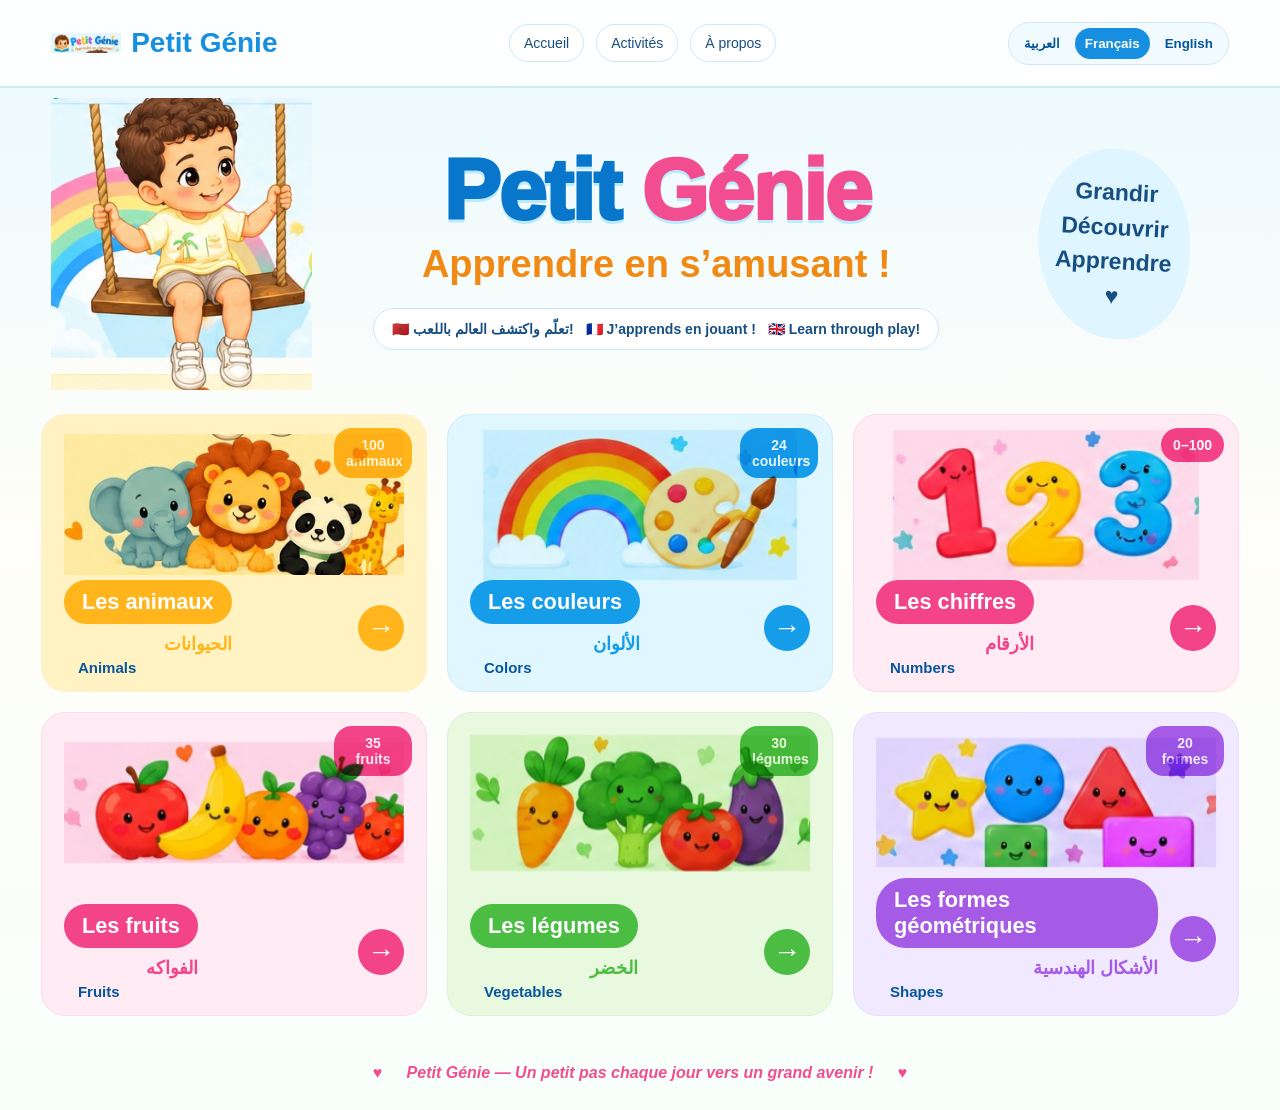
<file: index.html>
<!doctype html>
<html lang="fr"><head><meta charset="utf-8"><meta name="viewport" content="width=device-width,initial-scale=1">
<meta name="description" content="Petit Génie : apprendre en français, arabe et anglais."><title>Petit Génie — Apprendre en s’amusant !</title>
<link rel="stylesheet" href="style.css"><script defer src="language.js"></script></head>
<body><header class="topbar">
  <a class="brand" href="index.html"><img src="images/logo.png" alt="Petit Génie"><span>Petit Génie</span></a>
  <nav class="nav" aria-label="Main navigation">
    <a href="index.html" data-i18n="home">Accueil</a>
    <a href="index.html#categories" data-i18n="activities">Activités</a>
    <a href="index.html#footer" data-i18n="about">À propos</a>
  </nav>
  <div class="lang-switch" aria-label="Choose language">
    <button type="button" data-lang="ar" aria-pressed="false">العربية</button>
    <button type="button" data-lang="fr" aria-pressed="true">Français</button>
    <button type="button" data-lang="en" aria-pressed="false">English</button>
  </div>
</header>
<section class="hero">
  <img class="hero-character" src="images/enfant-balancoire.png" alt="Un enfant sur une balançoire">
  <div class="hero-center"><h1>Petit <span>Génie</span></h1><div class="tagline" data-i18n="tagline">Apprendre en s’amusant !</div>
    <div class="languages"><span>🇲🇦 <span data-i18n="hero_ar">تعلّم واكتشف العالم باللعب!</span></span><span>🇫🇷 <span data-i18n="hero_fr">J’apprends en jouant !</span></span><span>🇬🇧 <span data-i18n="hero_en">Learn through play!</span></span></div>
  </div><div class="bubble" data-i18n="bubble">Grandir<br>Découvrir<br>Apprendre<br>♥</div>
</section>
<main class="grid" id="categories"><a class="tile yellow" href="animaux.html">
  <span class="count">100 animaux</span>
  <div class="tile-art"><img src="images/animaux.png" alt="Les animaux"></div>
  <div class="tile-bottom"><div>
    <span class="tile-title" data-i18n-category="animals">Les animaux</span>
    <div class="tile-labels"><span class="ar" lang="ar" dir="rtl">الحيوانات</span><span class="en">Animals</span></div>
  </div><span class="arrow" aria-hidden="true">→</span></div>
</a><a class="tile blue" href="couleur.html">
  <span class="count">24 couleurs</span>
  <div class="tile-art"><img src="images/couleurs.png" alt="Les couleurs"></div>
  <div class="tile-bottom"><div>
    <span class="tile-title" data-i18n-category="colors">Les couleurs</span>
    <div class="tile-labels"><span class="ar" lang="ar" dir="rtl">الألوان</span><span class="en">Colors</span></div>
  </div><span class="arrow" aria-hidden="true">→</span></div>
</a><a class="tile pink" href="Chiffre.html">
  <span class="count">0–100</span>
  <div class="tile-art"><img src="images/chiffres.png" alt="Les chiffres"></div>
  <div class="tile-bottom"><div>
    <span class="tile-title" data-i18n-category="numbers">Les chiffres</span>
    <div class="tile-labels"><span class="ar" lang="ar" dir="rtl">الأرقام</span><span class="en">Numbers</span></div>
  </div><span class="arrow" aria-hidden="true">→</span></div>
</a><a class="tile pink" href="fruits.html">
  <span class="count">35 fruits</span>
  <div class="tile-art"><img src="images/fruits.png" alt="Les fruits"></div>
  <div class="tile-bottom"><div>
    <span class="tile-title" data-i18n-category="fruits">Les fruits</span>
    <div class="tile-labels"><span class="ar" lang="ar" dir="rtl">الفواكه</span><span class="en">Fruits</span></div>
  </div><span class="arrow" aria-hidden="true">→</span></div>
</a><a class="tile green" href="legume.html">
  <span class="count">30 légumes</span>
  <div class="tile-art"><img src="images/legumes.png" alt="Les légumes"></div>
  <div class="tile-bottom"><div>
    <span class="tile-title" data-i18n-category="vegetables">Les légumes</span>
    <div class="tile-labels"><span class="ar" lang="ar" dir="rtl">الخضر</span><span class="en">Vegetables</span></div>
  </div><span class="arrow" aria-hidden="true">→</span></div>
</a><a class="tile purple" href="forme.html">
  <span class="count">20 formes</span>
  <div class="tile-art"><img src="images/formes.png" alt="Les formes géométriques"></div>
  <div class="tile-bottom"><div>
    <span class="tile-title" data-i18n-category="shapes">Les formes géométriques</span>
    <div class="tile-labels"><span class="ar" lang="ar" dir="rtl">الأشكال الهندسية</span><span class="en">Shapes</span></div>
  </div><span class="arrow" aria-hidden="true">→</span></div>
</a></main>
<footer class="footer" id="footer"><span>♥</span> <span data-i18n="footer">Petit Génie — Un petit pas chaque jour vers un grand avenir !</span> <span>♥</span></footer>
</body></html>
</file>
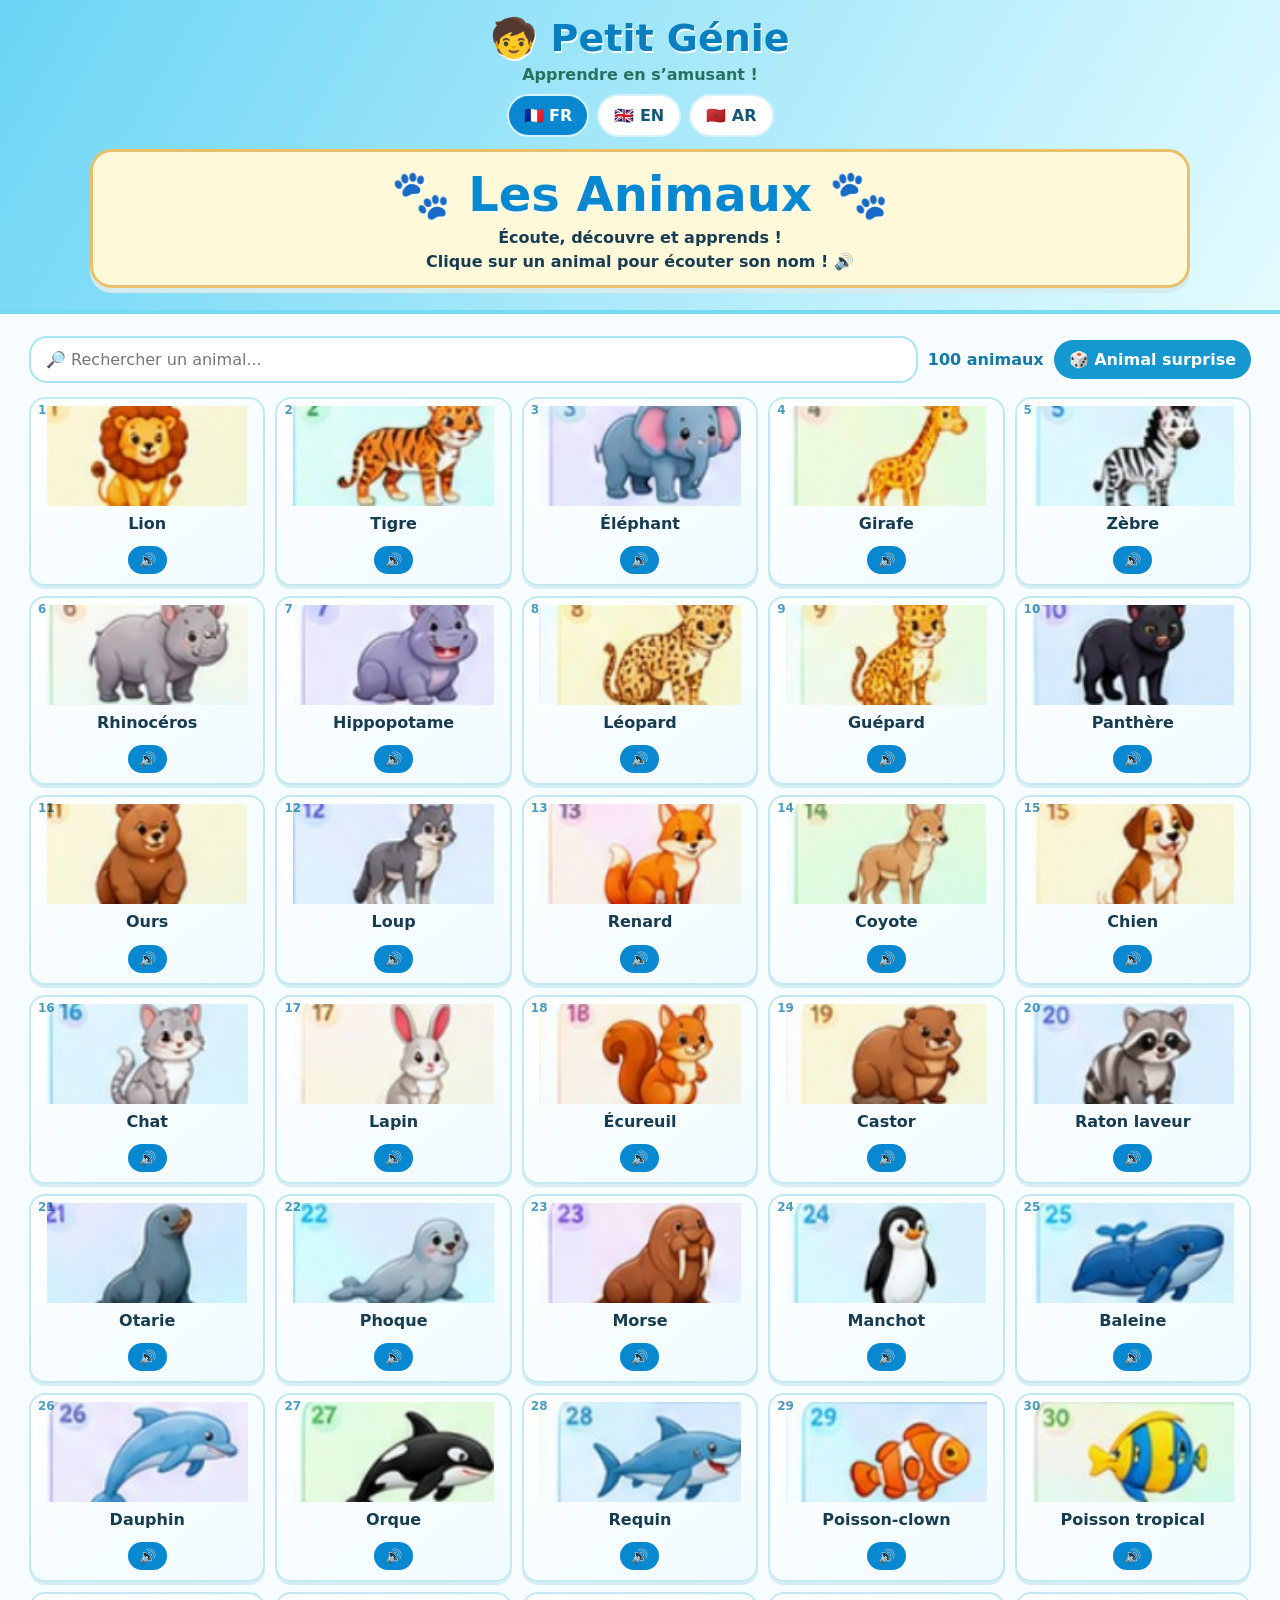
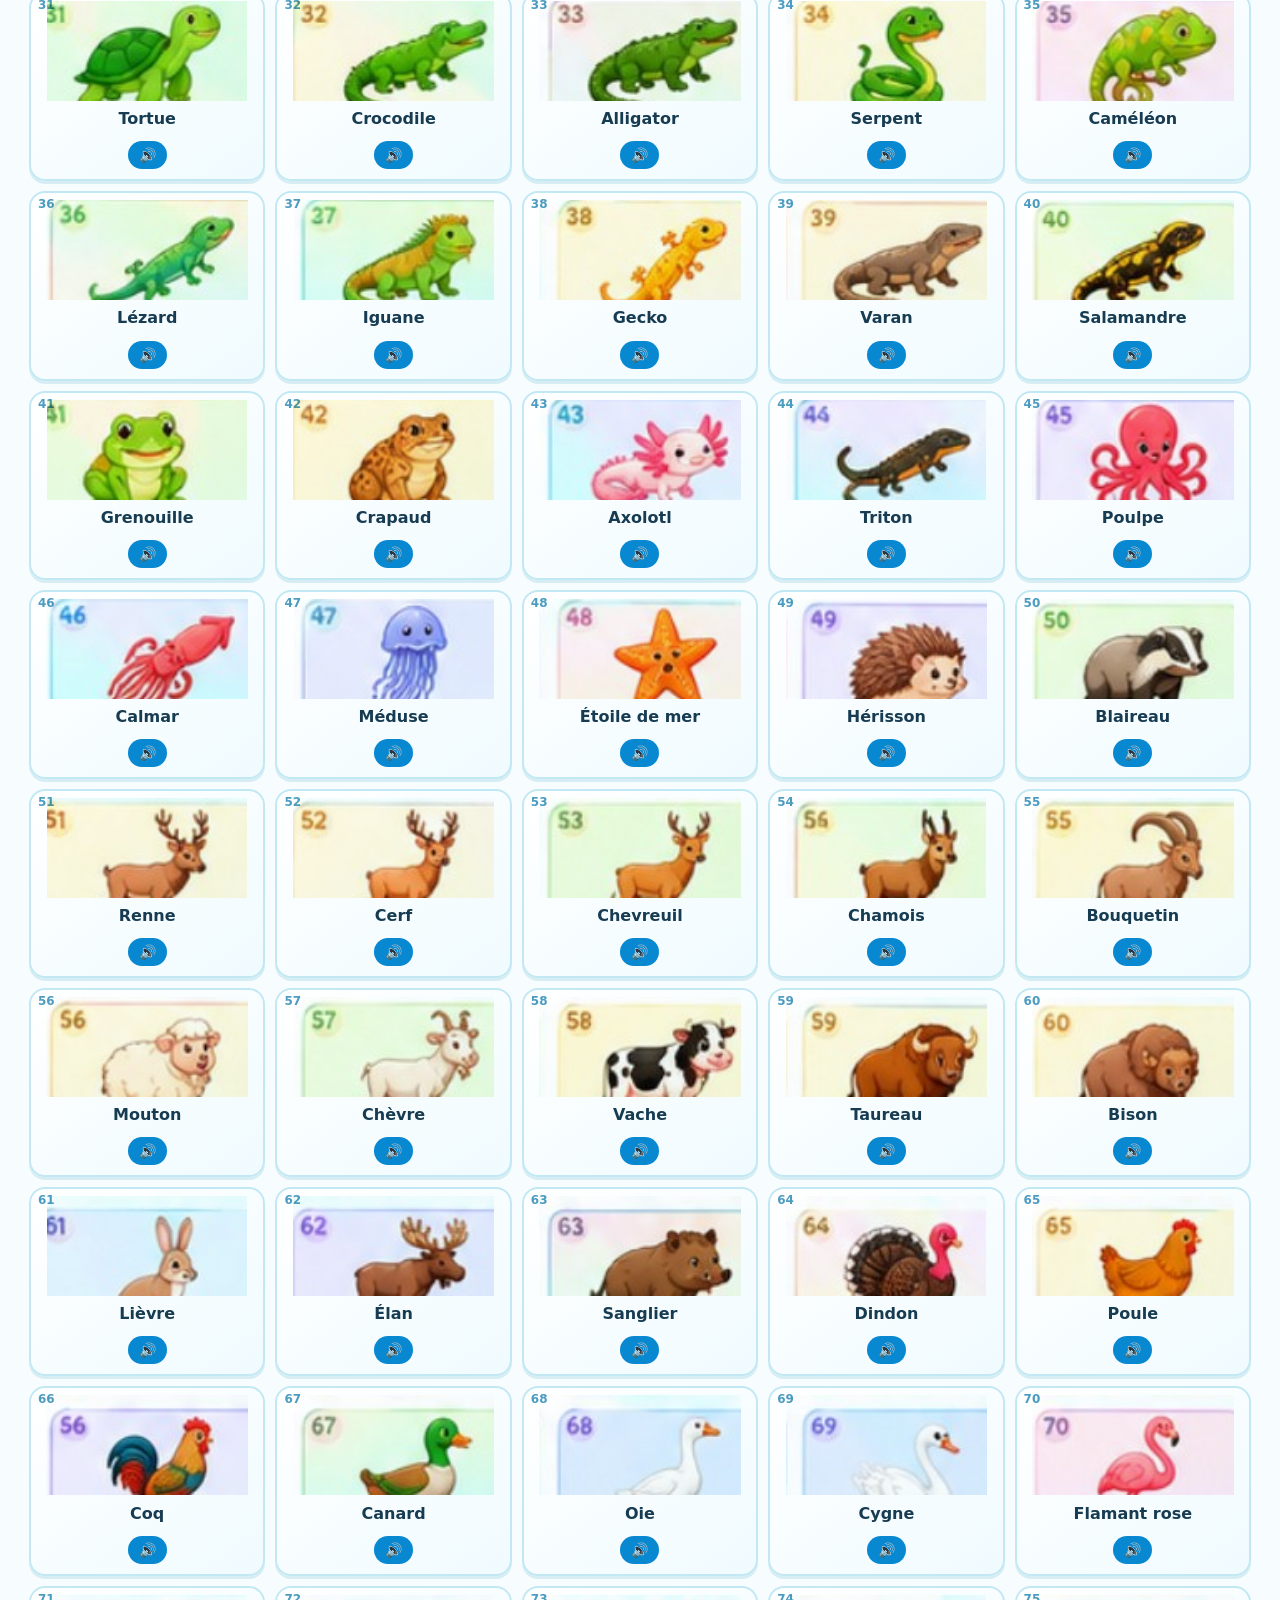
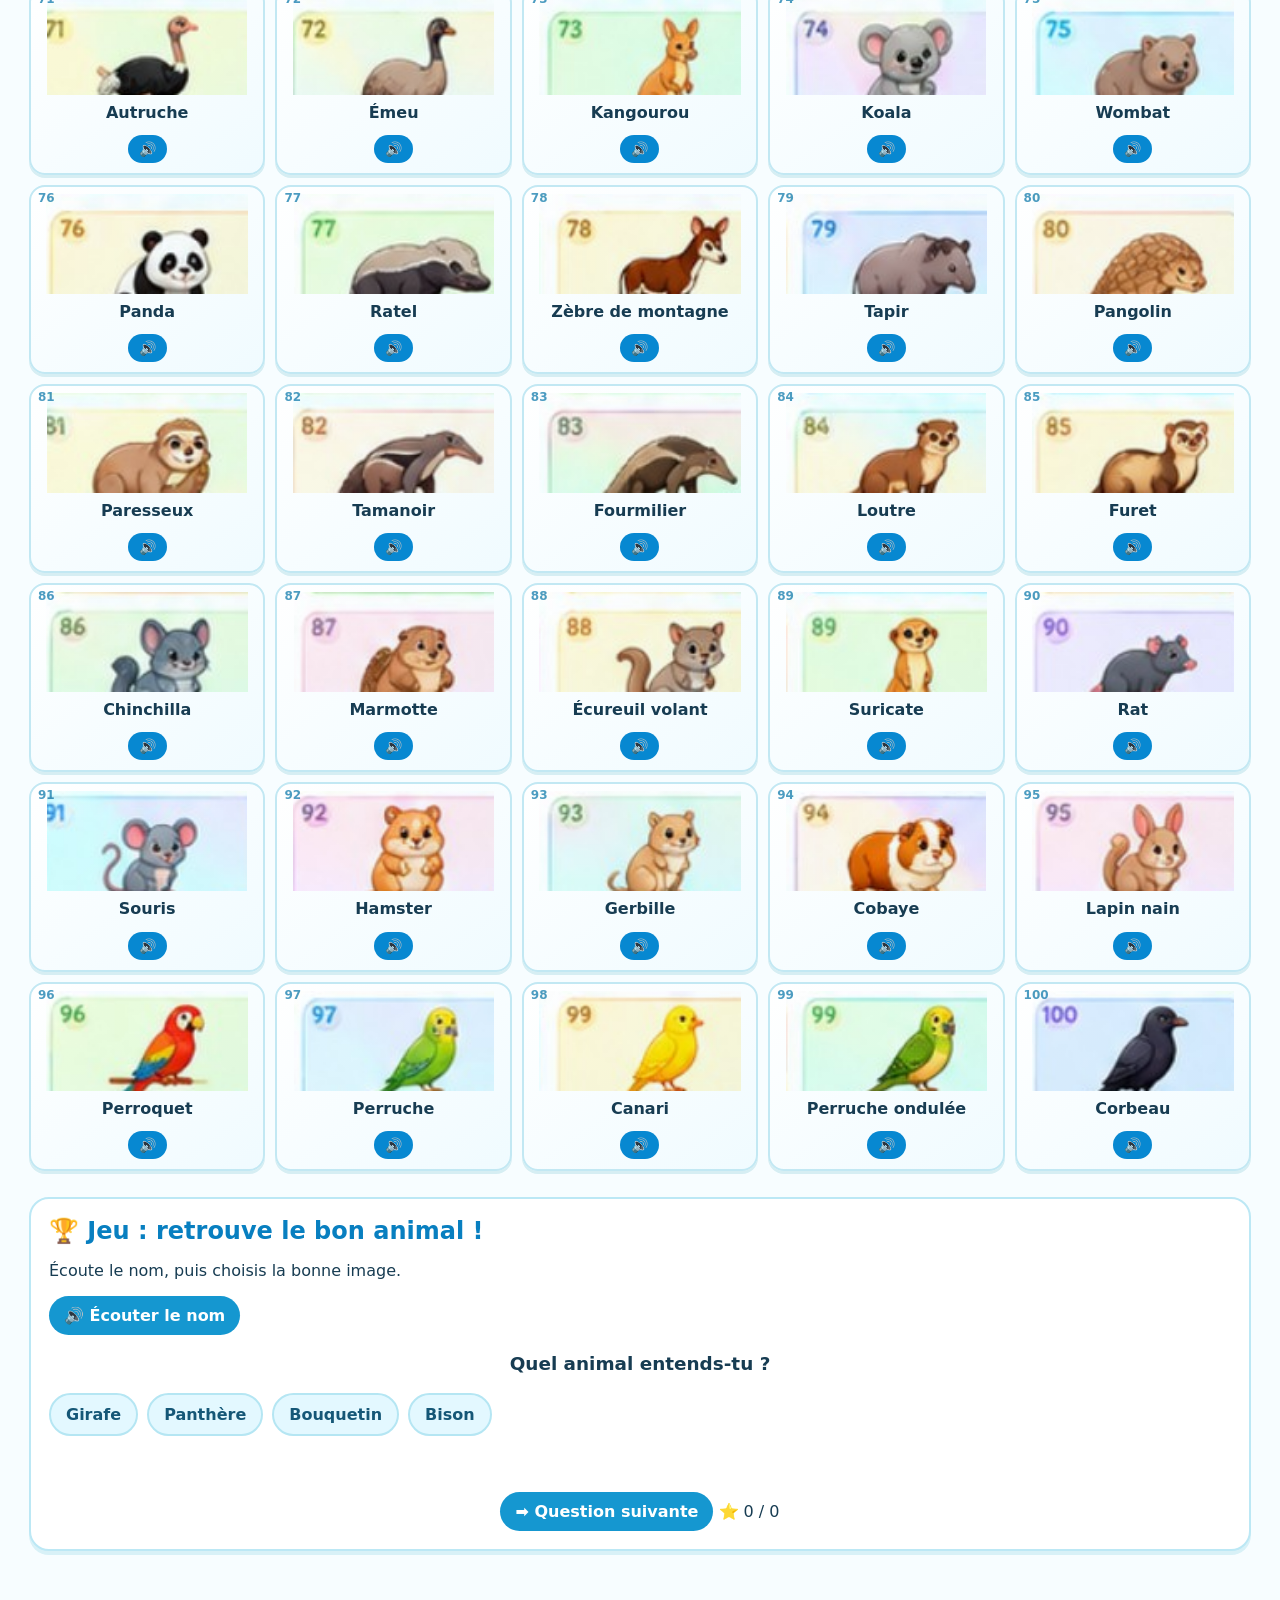
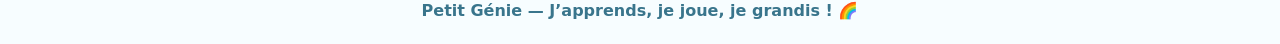
<file: animaux.html>
<!DOCTYPE html>
<html lang="fr">
<head>
<meta charset="UTF-8">
<meta name="viewport" content="width=device-width, initial-scale=1">
<meta name="description" content="Découvre 100 animaux avec des images, leurs noms et leur prononciation en français, anglais et arabe.">
<title>Les Animaux — Petit Génie</title>
<style>
:root{--blue:#0788d1;--dark:#164d70;--green:#69c95b;--yellow:#ffe58a;--bg:#eafaff}
*{box-sizing:border-box} body{margin:0;font-family:system-ui,-apple-system,"Segoe UI",Arial,sans-serif;background:linear-gradient(#bcefff,#f7fdff 240px);color:#173c52}
header{padding:16px 14px 22px;text-align:center;background:linear-gradient(120deg,#6bd5f5,#e3fbff);border-bottom:4px solid #74d9f2}
.brand{font-size:clamp(24px,4vw,38px);font-weight:900;color:#087fc0;text-shadow:1px 2px white} .tag{margin:5px;color:#27715f;font-weight:700}
.top{display:flex;gap:8px;justify-content:center;align-items:center;flex-wrap:wrap;margin:10px auto;max-width:1100px}
button,select{font:inherit;cursor:pointer;border:0;border-radius:999px;padding:10px 15px;font-weight:800}
.lang button{background:white;color:#165475;border:2px solid #d5f2fa} .lang button.active{background:#0788d1;color:white}
.hero{max-width:1100px;margin:12px auto 0;background:#fff8d9;border:3px solid #eabf69;border-radius:22px;padding:14px;box-shadow:0 5px 0 #d5ebee}
h1{font-size:clamp(28px,5vw,48px);margin:0;color:#0788d1;text-shadow:2px 2px white} .hero p{margin:5px 0 0;font-weight:700}
main{max-width:1250px;margin:auto;padding:14px}
.tools{display:flex;gap:10px;flex-wrap:wrap;align-items:center;justify-content:space-between;margin:8px 0 14px}
#search{border:2px solid #a9e5f5;border-radius:18px;padding:12px 15px;min-width:min(100%,260px);font:inherit;flex:1}
.count{font-weight:800;color:#1477a8} .grid{display:grid;grid-template-columns:repeat(5,minmax(0,1fr));gap:10px}
.card{min-width:0;position:relative;border:2px solid #c2e8f3;border-radius:16px;background:linear-gradient(145deg,#fff,#f0fbff);padding:7px 6px 10px;text-align:center;box-shadow:0 3px 0 #d6eef3;transition:transform .15s,border-color .15s}
.card:hover{transform:translateY(-3px);border-color:#39bce8} .card img{display:block;width:100%;height:100px;object-fit:contain;mix-blend-mode:multiply}
.name{font-size:clamp(12px,1.4vw,16px);font-weight:850;overflow-wrap:anywhere;min-height:2.2em;display:flex;align-items:center;justify-content:center}
.sound{background:#0788d1;color:white;padding:6px 11px;margin-top:5px;font-size:14px} .num{position:absolute;top:4px;left:7px;color:#4c9cc1;font-size:12px;font-weight:900}
.section{margin:26px 0 12px;background:#fff;border:2px solid #bce8f5;border-radius:20px;padding:18px;box-shadow:0 4px 0 #d8f1f7}
.section h2{margin:0 0 8px;color:#087fc0} .game-options{display:flex;flex-wrap:wrap;gap:9px;margin-top:14px}
.game-options button{background:#e3f8ff;border:2px solid #b5e6f3;color:#155777} .game-options button:hover{background:#c7f0ff}
#gameImage{width:150px;height:125px;object-fit:contain;display:block;margin:10px auto} #feedback{font-weight:900;min-height:1.5em;text-align:center} .primary{background:#1597d0;color:white} footer{text-align:center;padding:24px;color:#39758c;font-weight:700}
@media(max-width:850px){.grid{grid-template-columns:repeat(4,minmax(0,1fr))} .card img{height:90px}}
@media(max-width:560px){main{padding:9px}.grid{grid-template-columns:repeat(2,minmax(0,1fr));gap:8px}.card img{height:105px}.hero{margin:10px 8px}.tools{align-items:stretch}}
</style>
</head>
<body>
<header>
  <div class="brand">🧒 Petit Génie</div>
  <div class="tag" data-i18n="tag">Apprendre en s’amusant !</div>
  <nav class="top lang" aria-label="Choisir la langue">
    <button data-lang="fr" class="active">🇫🇷 FR</button><button data-lang="en">🇬🇧 EN</button><button data-lang="ar">🇲🇦 AR</button>
  </nav>
  <div class="hero"><h1 data-i18n="title">🐾 Les Animaux 🐾</h1><p data-i18n="subtitle">Écoute, découvre et apprends !</p><p data-i18n="hint">Clique sur un animal pour écouter son nom et son cri ! 🔊</p></div>
</header>
<main>
  <div class="tools">
    <input id="search" type="search" data-placeholder="search" placeholder="🔎 Rechercher un animal...">
    <span class="count" id="count">100 animaux</span>
    <button class="primary" id="randomBtn" data-i18n="random">🎲 Animal surprise</button>
  </div>
  <section class="grid" id="animalGrid" aria-label="Liste des animaux"></section>
  <section class="section" id="game">
    <h2 data-i18n="gameTitle">🏆 Jeu : retrouve le bon animal !</h2>
    <p data-i18n="gameDesc">Écoute le nom, puis choisis la bonne image.</p>
    <button class="primary" id="playQuestion" data-i18n="listen">🔊 Écouter le nom</button>
    <div id="gameImageWrap"><img id="gameImage" src="images/animal-001.png" alt="Animal mystère"></div>
    <p id="question" style="text-align:center;font-size:1.15rem;font-weight:900"></p>
    <div class="game-options" id="options"></div>
    <p id="feedback" role="status"></p>
    <div style="text-align:center"><button id="nextBtn" class="primary" data-i18n="next">➡️ Question suivante</button> <span id="score">⭐ 0 / 0</span></div>
  </section>
</main>
<footer data-i18n="footer">Petit Génie — J’apprends, je joue, je grandis ! 🌈</footer>
<script>
const animals = [{"fr": "Lion", "en": "Lion", "ar": "أسد", "img": "images/animal-001.png"}, {"fr": "Tigre", "en": "Tiger", "ar": "نمر", "img": "images/animal-002.png"}, {"fr": "Éléphant", "en": "Elephant", "ar": "فيل", "img": "images/animal-003.png"}, {"fr": "Girafe", "en": "Giraffe", "ar": "زرافة", "img": "images/animal-004.png"}, {"fr": "Zèbre", "en": "Zebra", "ar": "حمار وحشي", "img": "images/animal-005.png"}, {"fr": "Rhinocéros", "en": "Rhinoceros", "ar": "وحيد القرن", "img": "images/animal-006.png"}, {"fr": "Hippopotame", "en": "Hippopotamus", "ar": "فرس النهر", "img": "images/animal-007.png"}, {"fr": "Léopard", "en": "Leopard", "ar": "نمر مرقط", "img": "images/animal-008.png"}, {"fr": "Guépard", "en": "Cheetah", "ar": "فهد", "img": "images/animal-009.png"}, {"fr": "Panthère", "en": "Panther", "ar": "نمر أسود", "img": "images/animal-010.png"}, {"fr": "Ours", "en": "Bear", "ar": "دب", "img": "images/animal-011.png"}, {"fr": "Loup", "en": "Wolf", "ar": "ذئب", "img": "images/animal-012.png"}, {"fr": "Renard", "en": "Fox", "ar": "ثعلب", "img": "images/animal-013.png"}, {"fr": "Coyote", "en": "Coyote", "ar": "قيوط", "img": "images/animal-014.png"}, {"fr": "Chien", "en": "Dog", "ar": "كلب", "img": "images/animal-015.png"}, {"fr": "Chat", "en": "Cat", "ar": "قط", "img": "images/animal-016.png"}, {"fr": "Lapin", "en": "Rabbit", "ar": "أرنب", "img": "images/animal-017.png"}, {"fr": "Écureuil", "en": "Squirrel", "ar": "سنجاب", "img": "images/animal-018.png"}, {"fr": "Castor", "en": "Beaver", "ar": "قندس", "img": "images/animal-019.png"}, {"fr": "Raton laveur", "en": "Raccoon", "ar": "راكون", "img": "images/animal-020.png"}, {"fr": "Otarie", "en": "Sea lion", "ar": "أسد البحر", "img": "images/animal-021.png"}, {"fr": "Phoque", "en": "Seal", "ar": "فقمة", "img": "images/animal-022.png"}, {"fr": "Morse", "en": "Walrus", "ar": "فظ", "img": "images/animal-023.png"}, {"fr": "Manchot", "en": "Penguin", "ar": "بطريق", "img": "images/animal-024.png"}, {"fr": "Baleine", "en": "Whale", "ar": "حوت", "img": "images/animal-025.png"}, {"fr": "Dauphin", "en": "Dolphin", "ar": "دلفين", "img": "images/animal-026.png"}, {"fr": "Orque", "en": "Orca", "ar": "أوركا", "img": "images/animal-027.png"}, {"fr": "Requin", "en": "Shark", "ar": "قرش", "img": "images/animal-028.png"}, {"fr": "Poisson-clown", "en": "Clownfish", "ar": "سمكة المهرج", "img": "images/animal-029.png"}, {"fr": "Poisson tropical", "en": "Tropical fish", "ar": "سمكة استوائية", "img": "images/animal-030.png"}, {"fr": "Tortue", "en": "Turtle", "ar": "سلحفاة", "img": "images/animal-031.png"}, {"fr": "Crocodile", "en": "Crocodile", "ar": "تمساح", "img": "images/animal-032.png"}, {"fr": "Alligator", "en": "Alligator", "ar": "تمساح أمريكي", "img": "images/animal-033.png"}, {"fr": "Serpent", "en": "Snake", "ar": "ثعبان", "img": "images/animal-034.png"}, {"fr": "Caméléon", "en": "Chameleon", "ar": "حرباء", "img": "images/animal-035.png"}, {"fr": "Lézard", "en": "Lizard", "ar": "سحلية", "img": "images/animal-036.png"}, {"fr": "Iguane", "en": "Iguana", "ar": "إغوانا", "img": "images/animal-037.png"}, {"fr": "Gecko", "en": "Gecko", "ar": "أبو بريص", "img": "images/animal-038.png"}, {"fr": "Varan", "en": "Monitor lizard", "ar": "ورل", "img": "images/animal-039.png"}, {"fr": "Salamandre", "en": "Salamander", "ar": "سمندل", "img": "images/animal-040.png"}, {"fr": "Grenouille", "en": "Frog", "ar": "ضفدع", "img": "images/animal-041.png"}, {"fr": "Crapaud", "en": "Toad", "ar": "علجوم", "img": "images/animal-042.png"}, {"fr": "Axolotl", "en": "Axolotl", "ar": "أكسولوتل", "img": "images/animal-043.png"}, {"fr": "Triton", "en": "Newt", "ar": "سمندل الماء", "img": "images/animal-044.png"}, {"fr": "Poulpe", "en": "Octopus", "ar": "أخطبوط", "img": "images/animal-045.png"}, {"fr": "Calmar", "en": "Squid", "ar": "حبار", "img": "images/animal-046.png"}, {"fr": "Méduse", "en": "Jellyfish", "ar": "قنديل البحر", "img": "images/animal-047.png"}, {"fr": "Étoile de mer", "en": "Starfish", "ar": "نجم البحر", "img": "images/animal-048.png"}, {"fr": "Hérisson", "en": "Hedgehog", "ar": "قنفذ", "img": "images/animal-049.png"}, {"fr": "Blaireau", "en": "Badger", "ar": "غرير", "img": "images/animal-050.png"}, {"fr": "Renne", "en": "Reindeer", "ar": "رنة", "img": "images/animal-051.png"}, {"fr": "Cerf", "en": "Deer", "ar": "أيل", "img": "images/animal-052.png"}, {"fr": "Chevreuil", "en": "Roe deer", "ar": "ظبي أوروبي", "img": "images/animal-053.png"}, {"fr": "Chamois", "en": "Chamois", "ar": "شامواه", "img": "images/animal-054.png"}, {"fr": "Bouquetin", "en": "Ibex", "ar": "وعل", "img": "images/animal-055.png"}, {"fr": "Mouton", "en": "Sheep", "ar": "خروف", "img": "images/animal-056.png"}, {"fr": "Chèvre", "en": "Goat", "ar": "ماعز", "img": "images/animal-057.png"}, {"fr": "Vache", "en": "Cow", "ar": "بقرة", "img": "images/animal-058.png"}, {"fr": "Taureau", "en": "Bull", "ar": "ثور", "img": "images/animal-059.png"}, {"fr": "Bison", "en": "Bison", "ar": "بيسون", "img": "images/animal-060.png"}, {"fr": "Lièvre", "en": "Hare", "ar": "أرنب بري", "img": "images/animal-061.png"}, {"fr": "Élan", "en": "Moose", "ar": "موظ", "img": "images/animal-062.png"}, {"fr": "Sanglier", "en": "Wild boar", "ar": "خنزير بري", "img": "images/animal-063.png"}, {"fr": "Dindon", "en": "Turkey", "ar": "ديك رومي", "img": "images/animal-064.png"}, {"fr": "Poule", "en": "Hen", "ar": "دجاجة", "img": "images/animal-065.png"}, {"fr": "Coq", "en": "Rooster", "ar": "ديك", "img": "images/animal-066.png"}, {"fr": "Canard", "en": "Duck", "ar": "بطة", "img": "images/animal-067.png"}, {"fr": "Oie", "en": "Goose", "ar": "إوزة", "img": "images/animal-068.png"}, {"fr": "Cygne", "en": "Swan", "ar": "بجعة", "img": "images/animal-069.png"}, {"fr": "Flamant rose", "en": "Flamingo", "ar": "نحام وردي", "img": "images/animal-070.png"}, {"fr": "Autruche", "en": "Ostrich", "ar": "نعامة", "img": "images/animal-071.png"}, {"fr": "Émeu", "en": "Emu", "ar": "إيمو", "img": "images/animal-072.png"}, {"fr": "Kangourou", "en": "Kangaroo", "ar": "كنغر", "img": "images/animal-073.png"}, {"fr": "Koala", "en": "Koala", "ar": "كوالا", "img": "images/animal-074.png"}, {"fr": "Wombat", "en": "Wombat", "ar": "ومبت", "img": "images/animal-075.png"}, {"fr": "Panda", "en": "Panda", "ar": "باندا", "img": "images/animal-076.png"}, {"fr": "Ratel", "en": "Honey badger", "ar": "غرير العسل", "img": "images/animal-077.png"}, {"fr": "Zèbre de montagne", "en": "Mountain zebra", "ar": "حمار وحشي جبلي", "img": "images/animal-078.png"}, {"fr": "Tapir", "en": "Tapir", "ar": "تابير", "img": "images/animal-079.png"}, {"fr": "Pangolin", "en": "Pangolin", "ar": "آكل النمل الحرشفي", "img": "images/animal-080.png"}, {"fr": "Paresseux", "en": "Sloth", "ar": "كسلان", "img": "images/animal-081.png"}, {"fr": "Tamanoir", "en": "Anteater", "ar": "آكل النمل", "img": "images/animal-082.png"}, {"fr": "Fourmilier", "en": "Anteater", "ar": "آكل النمل", "img": "images/animal-083.png"}, {"fr": "Loutre", "en": "Otter", "ar": "قضاعة", "img": "images/animal-084.png"}, {"fr": "Furet", "en": "Ferret", "ar": "ابن عرس أليف", "img": "images/animal-085.png"}, {"fr": "Chinchilla", "en": "Chinchilla", "ar": "شنشيلا", "img": "images/animal-086.png"}, {"fr": "Marmotte", "en": "Marmot", "ar": "مرموط", "img": "images/animal-087.png"}, {"fr": "Écureuil volant", "en": "Flying squirrel", "ar": "سنجاب طائر", "img": "images/animal-088.png"}, {"fr": "Suricate", "en": "Meerkat", "ar": "ميركات", "img": "images/animal-089.png"}, {"fr": "Rat", "en": "Rat", "ar": "جرذ", "img": "images/animal-090.png"}, {"fr": "Souris", "en": "Mouse", "ar": "فأر", "img": "images/animal-091.png"}, {"fr": "Hamster", "en": "Hamster", "ar": "هامستر", "img": "images/animal-092.png"}, {"fr": "Gerbille", "en": "Gerbil", "ar": "جربوع", "img": "images/animal-093.png"}, {"fr": "Cobaye", "en": "Guinea pig", "ar": "خنزير غينيا", "img": "images/animal-094.png"}, {"fr": "Lapin nain", "en": "Dwarf rabbit", "ar": "أرنب قزم", "img": "images/animal-095.png"}, {"fr": "Perroquet", "en": "Parrot", "ar": "ببغاء", "img": "images/animal-096.png"}, {"fr": "Perruche", "en": "Parakeet", "ar": "ببغاء صغير", "img": "images/animal-097.png"}, {"fr": "Canari", "en": "Canary", "ar": "كناري", "img": "images/animal-098.png"}, {"fr": "Perruche ondulée", "en": "Budgerigar", "ar": "بادجي", "img": "images/animal-099.png"}, {"fr": "Corbeau", "en": "Crow", "ar": "غراب", "img": "images/animal-100.png"}];
const words = {
 fr:{tag:"Apprendre en s’amusant !",title:"🐾 Les Animaux 🐾",subtitle:"Écoute, découvre et apprends !",hint:"Clique sur un animal pour écouter son nom ! 🔊",search:"🔎 Rechercher un animal...",random:"🎲 Animal surprise",gameTitle:"🏆 Jeu : retrouve le bon animal !",gameDesc:"Écoute le nom, puis choisis la bonne image.",listen:"🔊 Écouter le nom",next:"➡️ Question suivante",footer:"Petit Génie — J’apprends, je joue, je grandis ! 🌈",count:"animaux",correct:"Bravo ! Bonne réponse 🎉",wrong:"Essaie encore ! 💪",question:"Quel animal entends-tu ?",empty:"Aucun animal trouvé."},
 en:{tag:"Learning is fun!",title:"🐾 The Animals 🐾",subtitle:"Listen, discover and learn!",hint:"Click an animal to hear its name! 🔊",search:"🔎 Search for an animal...",random:"🎲 Surprise animal",gameTitle:"🏆 Game: find the right animal!",gameDesc:"Listen to the name, then choose the right picture.",listen:"🔊 Hear the name",next:"➡️ Next question",footer:"Petit Génie — Learn, play and grow! 🌈",count:"animals",correct:"Well done! Correct answer 🎉",wrong:"Try again! 💪",question:"Which animal do you hear?",empty:"No animals found."},
 ar:{tag:"نتعلم ونستمتع!",title:"🐾 عالم الحيوانات 🐾",subtitle:"استمع واكتشف وتعلّم!",hint:"اضغط على الحيوان للاستماع إلى اسمه! 🔊",search:"🔎 ابحث عن حيوان...",random:"🎲 حيوان مفاجأة",gameTitle:"🏆 لعبة: اعثر على الحيوان الصحيح!",gameDesc:"استمع إلى الاسم ثم اختر الصورة الصحيحة.",listen:"🔊 استمع إلى الاسم",next:"➡️ السؤال التالي",footer:"بيتي جيني — أتعلم وألعب وأنمو! 🌈",count:"حيوانًا",correct:"أحسنت! إجابة صحيحة 🎉",wrong:"حاول مرة أخرى! 💪",question:"ما الحيوان الذي تسمع اسمه؟",empty:"لم يتم العثور على حيوانات."}
};
let lang="fr", target=null, score=0, total=0, answered=false;
const $=s=>document.querySelector(s);
function label(a){return a[lang]}
function speak(text){if(!("speechSynthesis" in window)){alert("Speech synthesis is not supported in this browser.");return}speechSynthesis.cancel();let u=new SpeechSynthesisUtterance(text);u.lang={fr:"fr-FR",en:"en-GB",ar:"ar-SA"}[lang];u.rate=.85;speechSynthesis.speak(u)}
function render(){const q=$("#search").value.trim().toLocaleLowerCase();const list=animals.filter(a=>[a.fr,a.en,a.ar].some(n=>n.toLocaleLowerCase().includes(q)));$("#animalGrid").innerHTML=list.map(a=>`<article class="card"><span class="num">${animals.indexOf(a)+1}</span><img loading="lazy" src="${a.img}" alt="${a.fr}"><div class="name">${label(a)}</div><button class="sound" aria-label="Écouter ${label(a)}" data-sound="${animals.indexOf(a)}">🔊</button></article>`).join("");$("#count").textContent=`${list.length} ${words[lang].count}`;$("#animalGrid").querySelectorAll("[data-sound]").forEach(b=>b.addEventListener("click",()=>speak(label(animals[+b.dataset.sound]))));if(!list.length)$("#animalGrid").innerHTML=`<p>${words[lang].empty}</p>`}
function setLang(l){lang=l;document.documentElement.lang=l;document.documentElement.dir=l==="ar"?"rtl":"ltr";document.querySelectorAll("[data-i18n]").forEach(el=>el.textContent=words[l][el.dataset.i18n]);document.querySelectorAll("[data-placeholder]").forEach(el=>el.placeholder=words[l][el.dataset.placeholder]);document.querySelectorAll("[data-lang]").forEach(b=>b.classList.toggle("active",b.dataset.lang===l));render();if(target)showQuestion()}
document.querySelectorAll("[data-lang]").forEach(b=>b.addEventListener("click",()=>setLang(b.dataset.lang)));
$("#search").addEventListener("input",render);
$("#randomBtn").addEventListener("click",()=>{const a=animals[Math.floor(Math.random()*animals.length)];speak(label(a));$("#search").value=a[lang];render();window.scrollTo({top:$("#animalGrid").offsetTop-20,behavior:"smooth"})});
function showQuestion(){answered=false;$("#feedback").textContent="";const choices=[...animals].sort(()=>Math.random()-.5).slice(0,4);target=choices[Math.floor(Math.random()*choices.length)];$("#question").textContent=words[lang].question;$("#gameImage").style.display="none";$("#options").innerHTML=choices.sort(()=>Math.random()-.5).map(a=>`<button data-choice="${animals.indexOf(a)}">${label(a)}</button>`).join("");$("#options").querySelectorAll("button").forEach(b=>b.addEventListener("click",()=>{if(answered)return;answered=true;total++;if(animals[+b.dataset.choice]===target){score++;$("#feedback").textContent=words[lang].correct}else{$("#feedback").textContent=words[lang].wrong+" "+label(target)}$("#score").textContent=`⭐ ${score} / ${total}`;}));}
$("#playQuestion").addEventListener("click",()=>target&&speak(label(target)));
$("#nextBtn").addEventListener("click",showQuestion);
setLang("fr");showQuestion();
</script>
</body>
</html>
</file>
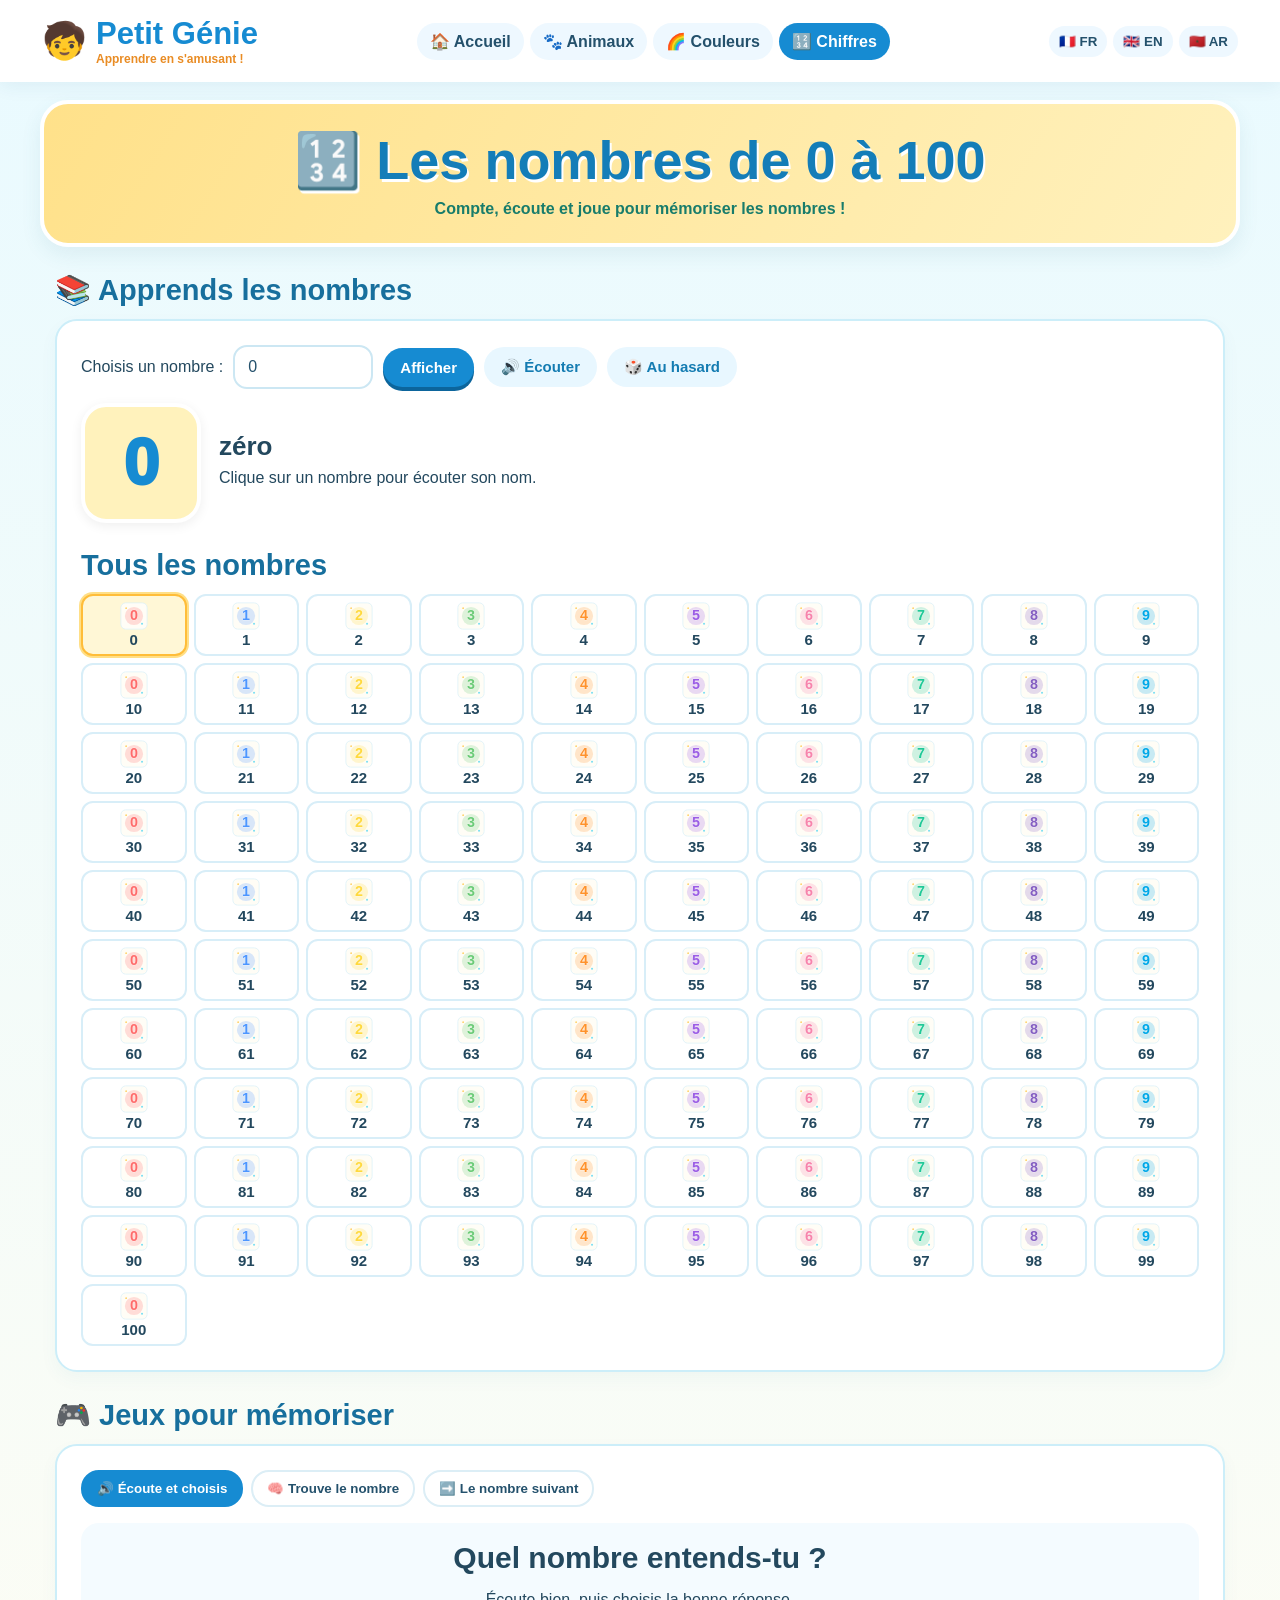
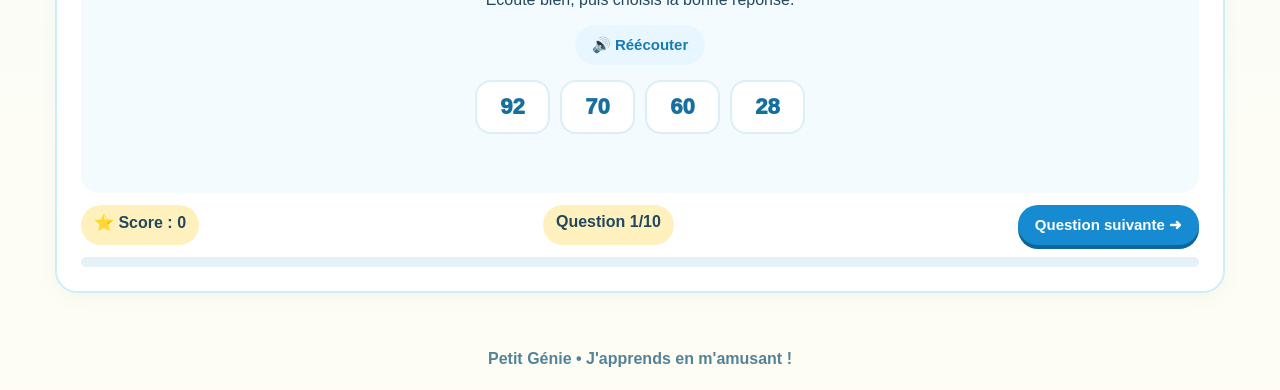
<file: Chiffre.html>
<!DOCTYPE html>
<html lang="fr">
<head>
<meta charset="UTF-8">
<meta name="viewport" content="width=device-width, initial-scale=1.0">
<meta name="description" content="Petit Génie : apprendre les nombres de 0 à 100 en jouant.">
<title>Petit Génie — Les Chiffres de 0 à 100</title>
<style>
:root{--blue:#168bd2;--ink:#23485e;--sky:#e4f8ff;--yellow:#ffcf4a;--green:#43bf7b;--pink:#f783ac}
*{box-sizing:border-box}body{margin:0;font-family:"Trebuchet MS",Arial,sans-serif;color:var(--ink);background:linear-gradient(#e9faff,#fffdf3);min-height:100vh}
header{padding:16px clamp(12px,4vw,42px);background:white;box-shadow:0 4px 18px #174d6c12;display:flex;align-items:center;justify-content:space-between;gap:12px;flex-wrap:wrap}
.brand{display:flex;align-items:center;gap:9px;font-size:clamp(22px,3vw,31px);font-weight:900;color:var(--blue)}.brand small{display:block;font-size:12px;color:#e98c24;font-weight:700}.mascot{font-size:36px}
nav,.lang{display:flex;gap:6px;flex-wrap:wrap}nav a,.lang button{border:0;border-radius:22px;background:#eef8ff;color:#24516c;padding:9px 13px;text-decoration:none;font-weight:800;cursor:pointer}nav a.active{background:var(--blue);color:white}.lang button{padding:8px 10px}
.hero{max-width:1200px;margin:18px auto;padding:25px 14px;text-align:center;border:4px solid white;border-radius:28px;background:linear-gradient(120deg,#ffe18a,#fff1bd);box-shadow:0 8px 20px #36718b18}.hero h1{margin:0;color:#147db8;font-size:clamp(30px,6vw,54px);text-shadow:2px 3px white}.hero p{font-weight:800;color:#187c6b;margin:8px 0 0}
main{max-width:1200px;margin:auto;padding:0 15px 35px}.section-title{font-size:clamp(22px,3vw,29px);color:#176f9d;margin:26px 0 12px}
.panel{background:#fff;border:2px solid #cceef9;border-radius:22px;padding:clamp(14px,3vw,24px);box-shadow:0 7px 18px #1e70910b}
.tools{display:flex;align-items:center;gap:10px;flex-wrap:wrap;margin-bottom:14px}.tools input,.tools select{padding:11px 13px;border:2px solid #cce7f3;border-radius:14px;font-size:16px;max-width:100%;color:#24516c;background:white}.tools input{width:140px}
.primary,.secondary{border:0;border-radius:22px;padding:11px 17px;font-size:15px;font-weight:900;cursor:pointer}.primary{background:var(--blue);color:white;box-shadow:0 4px 0 #0c659c}.secondary{background:#e8f7ff;color:#147cb2}
.number-grid{display:grid;grid-template-columns:repeat(10,minmax(0,1fr));gap:7px}.num-card{border:2px solid #d8eef8;background:#fff;border-radius:12px;min-height:62px;padding:5px 2px;display:flex;flex-direction:column;align-items:center;justify-content:center;gap:1px;cursor:pointer;transition:.15s;color:var(--ink);font-weight:900}.num-card:hover{transform:translateY(-2px);border-color:#69c5e9;background:#f3fcff}.num-card img{width:28px;height:28px;object-fit:contain}.num-card span{font-size:15px}.num-card.selected{border-color:#ffbd39;background:#fff7d6;box-shadow:0 0 0 2px #ffdf87}
.learn-card{display:flex;align-items:center;gap:18px;flex-wrap:wrap}.big-number{width:120px;height:120px;display:grid;place-items:center;border-radius:25px;background:#fff2bc;border:4px solid white;box-shadow:0 3px 12px #0001;font-size:64px;font-weight:1000;color:#168bd2}.learn-text{flex:1;min-width:190px}.learn-text h3{font-size:26px;margin:0 0 7px}.learn-text p{margin:4px 0}.count-dots{display:flex;gap:5px;flex-wrap:wrap;margin-top:8px}.count-dots span{display:grid;place-items:center;width:23px;height:23px;border-radius:50%;background:#aee8ff;color:#125e86;font-size:12px;font-weight:900}
.game-tabs{display:flex;gap:8px;flex-wrap:wrap;margin-bottom:16px}.game-tabs button{border:2px solid #dceef6;background:white;border-radius:18px;padding:9px 14px;font-weight:900;color:#24516c;cursor:pointer}.game-tabs button.active{background:#168bd2;color:white;border-color:#168bd2}
.game-question{background:#f4fbff;border-radius:18px;padding:18px;text-align:center}.game-question h3{font-size:clamp(20px,4vw,30px);margin:0 0 10px}.answer-options{display:flex;gap:10px;justify-content:center;flex-wrap:wrap;margin-top:15px}.answer-options button{min-width:75px;border:2px solid #dceef6;border-radius:16px;background:white;padding:12px 18px;font-size:22px;font-weight:1000;color:#176f9d;cursor:pointer}.answer-options button:hover{background:#fff5cf;border-color:#ffd166}
.feedback{min-height:28px;font-weight:900;margin-top:13px}.score-row{display:flex;justify-content:space-between;gap:12px;flex-wrap:wrap;margin-top:12px;font-weight:900}.score-pill{background:#fff1bd;border-radius:20px;padding:8px 13px}.progress{height:10px;background:#e4f1f7;border-radius:20px;overflow:hidden;margin-top:12px}.progress span{display:block;height:100%;width:0;background:linear-gradient(90deg,#43bf7b,#168bd2);transition:width .2s}
footer{text-align:center;padding:22px;color:#52839a;font-weight:700}
@media(max-width:850px){.number-grid{grid-template-columns:repeat(6,minmax(0,1fr))}}@media(max-width:500px){.number-grid{grid-template-columns:repeat(5,minmax(0,1fr))}.num-card{min-height:56px}.num-card img{width:23px;height:23px}.tools input{width:110px}}
</style>
</head>
<body>
<header>
 <div class="brand"><span class="mascot">🧒</span><div>Petit Génie<small>Apprendre en s'amusant !</small></div></div>
 <nav><a href="index.html">🏠 Accueil</a><a href="animaux.html">🐾 Animaux</a><a href="couleur.html">🌈 Couleurs</a><a class="active" href="Chiffre.html">🔢 Chiffres</a></nav>
 <div class="lang"><button onclick="setLang('fr')">🇫🇷 FR</button><button onclick="setLang('en')">🇬🇧 EN</button><button onclick="setLang('ar')">🇲🇦 AR</button></div>
</header>
<section class="hero"><h1 id="heroTitle">🔢 Les nombres de 0 à 100</h1><p id="heroSub">Compte, écoute et joue pour mémoriser les nombres !</p></section>
<main>
 <h2 class="section-title" id="learnTitle">📚 Apprends les nombres</h2>
 <section class="panel">
  <div class="tools"><label id="jumpLabel" for="jumpNumber">Choisis un nombre :</label><input id="jumpNumber" type="number" min="0" max="100" value="0"><button class="primary" id="showNumber" onclick="showChosen()">Afficher</button><button class="secondary" onclick="speakCurrent()">🔊 Écouter</button><button class="secondary" id="randomBtn" onclick="showRandom()">🎲 Au hasard</button></div>
  <div class="learn-card"><div class="big-number" id="bigNumber">0</div><div class="learn-text"><h3 id="numberName">Zéro</h3><p id="numberHint">Clique sur un nombre pour écouter son nom.</p><div class="count-dots" id="countDots"></div></div></div>
  <h3 class="section-title" id="gridTitle">Tous les nombres</h3><div class="number-grid" id="numberGrid"></div>
 </section>
 <h2 class="section-title" id="gameTitle">🎮 Jeux pour mémoriser</h2>
 <section class="panel">
  <div class="game-tabs"><button id="tabListen" class="active" onclick="setMode('listen')">🔊 Écoute et choisis</button><button id="tabMemory" onclick="setMode('memory')">🧠 Trouve le nombre</button><button id="tabSequence" onclick="setMode('sequence')">➡️ Le nombre suivant</button></div>
  <div class="game-question"><h3 id="question">Quel nombre entends-tu ?</h3><p id="questionHint">Écoute bien, puis choisis la bonne réponse.</p><button class="secondary" id="replayBtn" onclick="replayQuestion()">🔊 Réécouter</button><div class="answer-options" id="answerOptions"></div><div class="feedback" id="feedback" aria-live="polite"></div></div>
  <div class="score-row"><span class="score-pill" id="scoreLabel">⭐ Score : <span id="score">0</span></span><span class="score-pill" id="roundLabel">Question <span id="round">1</span>/10</span><button class="primary" id="nextBtn" onclick="nextQuestion()">Question suivante ➜</button></div><div class="progress"><span id="progressBar"></span></div>
 </section>
</main>
<footer id="footerText">Petit Génie • J'apprends en m'amusant !</footer>
<script>
const wordsFr=["zéro","un","deux","trois","quatre","cinq","six","sept","huit","neuf","dix","onze","douze","treize","quatorze","quinze","seize","dix-sept","dix-huit","dix-neuf","vingt","vingt et un","vingt-deux","vingt-trois","vingt-quatre","vingt-cinq","vingt-six","vingt-sept","vingt-huit","vingt-neuf","trente","trente et un","trente-deux","trente-trois","trente-quatre","trente-cinq","trente-six","trente-sept","trente-huit","trente-neuf","quarante","quarante et un","quarante-deux","quarante-trois","quarante-quatre","quarante-cinq","quarante-six","quarante-sept","quarante-huit","quarante-neuf","cinquante","cinquante et un","cinquante-deux","cinquante-trois","cinquante-quatre","cinquante-cinq","cinquante-six","cinquante-sept","cinquante-huit","cinquante-neuf","soixante","soixante et un","soixante-deux","soixante-trois","soixante-quatre","soixante-cinq","soixante-six","soixante-sept","soixante-huit","soixante-neuf","soixante-dix","soixante et onze","soixante-douze","soixante-treize","soixante-quatorze","soixante-quinze","soixante-seize","soixante-dix-sept","soixante-dix-huit","soixante-dix-neuf","quatre-vingts","quatre-vingt-un","quatre-vingt-deux","quatre-vingt-trois","quatre-vingt-quatre","quatre-vingt-cinq","quatre-vingt-six","quatre-vingt-sept","quatre-vingt-huit","quatre-vingt-neuf","quatre-vingt-dix","quatre-vingt-onze","quatre-vingt-douze","quatre-vingt-treize","quatre-vingt-quatorze","quatre-vingt-quinze","quatre-vingt-seize","quatre-vingt-dix-sept","quatre-vingt-dix-huit","quatre-vingt-dix-neuf","cent"];
const wordsEn=["zero","one","two","three","four","five","six","seven","eight","nine","ten","eleven","twelve","thirteen","fourteen","fifteen","sixteen","seventeen","eighteen","nineteen","twenty","twenty-one","twenty-two","twenty-three","twenty-four","twenty-five","twenty-six","twenty-seven","twenty-eight","twenty-nine","thirty","thirty-one","thirty-two","thirty-three","thirty-four","thirty-five","thirty-six","thirty-seven","thirty-eight","thirty-nine","forty","forty-one","forty-two","forty-three","forty-four","forty-five","forty-six","forty-seven","forty-eight","forty-nine","fifty","fifty-one","fifty-two","fifty-three","fifty-four","fifty-five","fifty-six","fifty-seven","fifty-eight","fifty-nine","sixty","sixty-one","sixty-two","sixty-three","sixty-four","sixty-five","sixty-six","sixty-seven","sixty-eight","sixty-nine","seventy","seventy-one","seventy-two","seventy-three","seventy-four","seventy-five","seventy-six","seventy-seven","seventy-eight","seventy-nine","eighty","eighty-one","eighty-two","eighty-three","eighty-four","eighty-five","eighty-six","eighty-seven","eighty-eight","eighty-nine","ninety","ninety-one","ninety-two","ninety-three","ninety-four","ninety-five","ninety-six","ninety-seven","ninety-eight","ninety-nine","one hundred"];
const wordsAr=["صفر","واحد","اثنان","ثلاثة","أربعة","خمسة","ستة","سبعة","ثمانية","تسعة","عشرة","أحد عشر","اثنا عشر","ثلاثة عشر","أربعة عشر","خمسة عشر","ستة عشر","سبعة عشر","ثمانية عشر","تسعة عشر","عشرون","واحد وعشرون","اثنان وعشرون","ثلاثة وعشرون","أربعة وعشرون","خمسة وعشرون","ستة وعشرون","سبعة وعشرون","ثمانية وعشرون","تسعة وعشرون","ثلاثون","واحد وثلاثون","اثنان وثلاثون","ثلاثة وثلاثون","أربعة وثلاثون","خمسة وثلاثون","ستة وثلاثون","سبعة وثلاثون","ثمانية وثلاثون","تسعة وثلاثون","أربعون","واحد وأربعون","اثنان وأربعون","ثلاثة وأربعون","أربعة وأربعون","خمسة وأربعون","ستة وأربعون","سبعة وأربعون","ثمانية وأربعون","تسعة وأربعون","خمسون","واحد وخمسون","اثنان وخمسون","ثلاثة وخمسون","أربعة وخمسون","خمسة وخمسون","ستة وخمسون","سبعة وخمسون","ثمانية وخمسون","تسعة وخمسون","ستون","واحد وستون","اثنان وستون","ثلاثة وستون","أربعة وستون","خمسة وستون","ستة وستون","سبعة وستون","ثمانية وستون","تسعة وستون","سبعون","واحد وسبعون","اثنان وسبعون","ثلاثة وسبعون","أربعة وسبعون","خمسة وسبعون","ستة وسبعون","سبعة وسبعون","ثمانية وسبعون","تسعة وسبعون","ثمانون","واحد وثمانون","اثنان وثمانون","ثلاثة وثمانون","أربعة وثمانون","خمسة وثمانون","ستة وثمانون","سبعة وثمانون","ثمانية وثمانون","تسعة وثمانون","تسعون","واحد وتسعون","اثنان وتسعون","ثلاثة وتسعون","أربعة وتسعون","خمسة وتسعون","ستة وتسعون","سبعة وتسعون","ثمانية وتسعون","تسعة وتسعون","مئة"];
const translations={
 fr:{hero:"🔢 Les nombres de 0 à 100",sub:"Compte, écoute et joue pour mémoriser les nombres !",learn:"📚 Apprends les nombres",jump:"Choisis un nombre :",show:"Afficher",random:"🎲 Au hasard",hint:"Clique sur un nombre pour écouter son nom.",grid:"Tous les nombres",game:"🎮 Jeux pour mémoriser",listen:"🔊 Écoute et choisis",memory:"🧠 Trouve le nombre",sequence:"➡️ Le nombre suivant",qListen:"Quel nombre entends-tu ?",qMemory:"Trouve le nombre :",qSequence:"Quel nombre vient après",qHint:"Écoute bien, puis choisis la bonne réponse.",next:"Question suivante ➜",score:"⭐ Score :",question:"Question",correct:"Bravo ! C'est la bonne réponse ! 🎉",wrong:"Pas tout à fait ! Essaie encore.",finished:"Super ! Tu as terminé les 10 questions !",footer:"Petit Génie • J'apprends en m'amusant !"},
 en:{hero:"🔢 Numbers from 0 to 100",sub:"Count, listen and play to remember the numbers!",learn:"📚 Learn the numbers",jump:"Choose a number:",show:"Show",random:"🎲 Random",hint:"Click a number to hear its name.",grid:"All numbers",game:"🎮 Games to remember",listen:"🔊 Listen and choose",memory:"🧠 Find the number",sequence:"➡️ Next number",qListen:"Which number do you hear?",qMemory:"Find the number:",qSequence:"Which number comes after",qHint:"Listen carefully, then choose the right answer.",next:"Next question ➜",score:"⭐ Score:",question:"Question",correct:"Well done! That's correct! 🎉",wrong:"Not quite! Try again.",finished:"Great! You finished all 10 questions!",footer:"Petit Génie • Learning is fun!"},
 ar:{hero:"🔢 الأعداد من 0 إلى 100",sub:"عُدّ واستمع والعب حتى تحفظ الأعداد!",learn:"📚 تعلّم الأعداد",jump:"اختر عددًا:",show:"عرض",random:"🎲 عشوائي",hint:"اضغط على عدد للاستماع إلى اسمه.",grid:"جميع الأعداد",game:"🎮 ألعاب للحفظ",listen:"🔊 استمع واختر",memory:"🧠 ابحث عن العدد",sequence:"➡️ العدد التالي",qListen:"ما العدد الذي تسمعه؟",qMemory:"ابحث عن العدد:",qSequence:"ما العدد الذي يأتي بعد",qHint:"استمع جيدًا ثم اختر الإجابة الصحيحة.",next:"السؤال التالي ➜",score:"⭐ النتيجة:",question:"السؤال",correct:"أحسنت! إجابة صحيحة! 🎉",wrong:"ليس تمامًا! حاول مرة أخرى.",finished:"رائع! أكملت الأسئلة العشرة!",footer:"Petit Génie • أتعلم وأستمتع!"}
};
let lang="fr",currentNumber=0,mode="listen",target=0,score=0,round=1,answered=false;
function word(n){return (lang==="ar"?wordsAr:lang==="en"?wordsEn:wordsFr)[n]}
function speak(text){if(!("speechSynthesis"in window))return; speechSynthesis.cancel();let u=new SpeechSynthesisUtterance(text);u.lang=lang==="ar"?"ar-SA":lang==="en"?"en-GB":"fr-FR";speechSynthesis.speak(u)}
function renderGrid(){let g=document.getElementById("numberGrid");g.innerHTML=Array.from({length:101},(_,n)=>`<button class="num-card ${n===currentNumber?'selected':''}" onclick="selectNumber(${n})" aria-label="${n}"><img src="images/chiffre-${n%10}.svg" alt=""><span>${n}</span></button>`).join("")}
function selectNumber(n){currentNumber=n;document.getElementById("bigNumber").textContent=n;document.getElementById("numberName").textContent=word(n);document.getElementById("numberHint").textContent=translations[lang].hint;let count=Math.min(n,20);document.getElementById("countDots").innerHTML=Array.from({length:count},(_,i)=>`<span>${i+1}</span>`).join("")+(n>20?`<span>…</span>`:"");renderGrid();speak(word(n))}
function showChosen(){let n=parseInt(document.getElementById("jumpNumber").value,10);if(Number.isInteger(n)&&n>=0&&n<=100)selectNumber(n);else alert(lang==="ar"?"أدخل عددًا بين 0 و100":lang==="en"?"Enter a number from 0 to 100":"Entre un nombre entre 0 et 100")}
function showRandom(){selectNumber(Math.floor(Math.random()*101))}
function setLang(next){lang=next;document.documentElement.lang=lang;document.documentElement.dir=lang==="ar"?"rtl":"ltr";const t=translations[lang];document.getElementById("heroTitle").textContent=t.hero;document.getElementById("heroSub").textContent=t.sub;document.getElementById("learnTitle").textContent=t.learn;document.getElementById("jumpLabel").textContent=t.jump;document.getElementById("showNumber").textContent=t.show;document.getElementById("randomBtn").textContent=t.random;document.getElementById("numberHint").textContent=t.hint;document.getElementById("gridTitle").textContent=t.grid;document.getElementById("gameTitle").textContent=t.game;document.getElementById("tabListen").textContent=t.listen;document.getElementById("tabMemory").textContent=t.memory;document.getElementById("tabSequence").textContent=t.sequence;document.getElementById("questionHint").textContent=t.qHint;document.getElementById("nextBtn").textContent=t.next;document.getElementById("footerText").textContent=t.footer;selectNumber(currentNumber);newQuestion()}
function setMode(m){mode=m;["listen","memory","sequence"].forEach(k=>document.getElementById("tab"+k[0].toUpperCase()+k.slice(1)).classList.toggle("active",k===m));newQuestion()}
function newQuestion(){answered=false;target=mode==="sequence"?Math.floor(Math.random()*99):Math.floor(Math.random()*101);const t=translations[lang];document.getElementById("feedback").textContent="";document.getElementById("question").textContent=mode==="listen"?t.qListen:mode==="memory"?t.qMemory:t.qSequence+" "+target+" ?";let opts=new Set([mode==="sequence"?target+1:target]);while(opts.size<4){let n=Math.floor(Math.random()*101);if(n!==target)opts.add(n)}let arr=[...opts].sort(()=>Math.random()-.5);document.getElementById("answerOptions").innerHTML=arr.map(n=>`<button onclick="answer(${n})">${n}</button>`).join("");document.getElementById("round").textContent=round;document.getElementById("score").textContent=score;document.getElementById("progressBar").style.width=((round-1)/10*100)+"%";document.getElementById("question").textContent=mode==="listen"?t.qListen:mode==="memory"?t.qMemory:t.qSequence+" "+target+" ?";if(mode==="listen")setTimeout(()=>speak(word(target)),150);else if(mode==="memory")document.getElementById("question").textContent=t.qMemory+" "+word(target)}
function replayQuestion(){if(mode==="listen")speak(word(target));else if(mode==="memory")speak(word(target));else speak(word(target))}
function answer(n){if(answered)return;let correct=mode==="sequence"?target+1:target;let t=translations[lang];if(n===correct){score++;document.getElementById("feedback").textContent=t.correct;speak(t.correct)}else{document.getElementById("feedback").textContent=t.wrong;speak(word(correct))}answered=true;document.getElementById("score").textContent=score;document.getElementById("progressBar").style.width=(round/10*100)+"%"}
function nextQuestion(){if(!answered&&round!==1){document.getElementById("feedback").textContent=translations[lang].wrong;return}if(round>=10&&answered){document.getElementById("question").textContent=translations[lang].finished;document.getElementById("answerOptions").innerHTML="";document.getElementById("feedback").textContent=translations[lang].score+" "+score+" / 10";document.getElementById("progressBar").style.width="100%";round=1;score=0;return}if(answered)round++;newQuestion()}
function speakCurrent(){speak(word(currentNumber))}
setLang("fr");
</script>
</body>
</html>
</file>
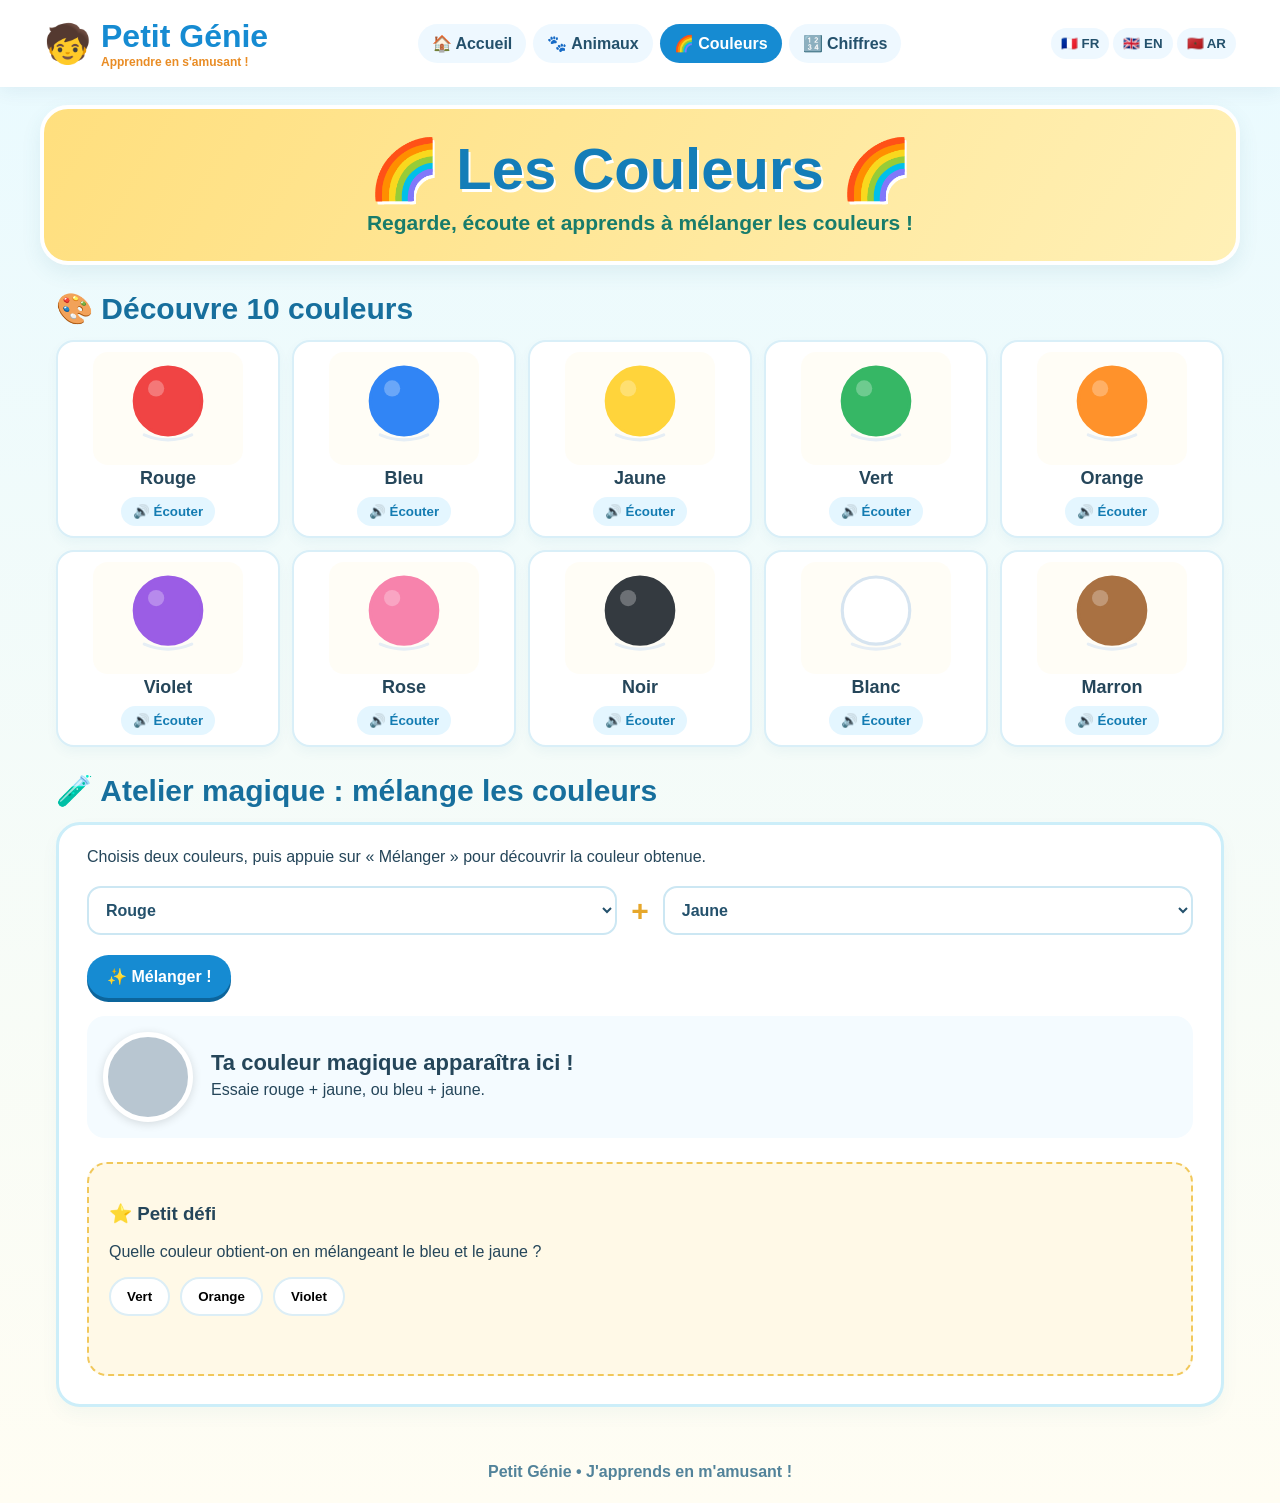
<file: couleur.html>
<!DOCTYPE html>
<html lang="fr">
<head>
<meta charset="UTF-8">
<meta name="viewport" content="width=device-width, initial-scale=1.0">
<meta name="description" content="Petit Génie : découvre 10 couleurs et amuse-toi à les mélanger.">
<title>Petit Génie — Les Couleurs</title>
<style>
:root{--blue:#168bd2;--navy:#164b71;--sky:#dff6ff;--yellow:#ffcf4a;--green:#3bbd7a;--ink:#25465a}
*{box-sizing:border-box}
body{margin:0;font-family:"Trebuchet MS",Arial,sans-serif;color:var(--ink);background:linear-gradient(#e9faff,#fffdf3);min-height:100vh}
header{padding:18px clamp(14px,4vw,44px);background:#fff;box-shadow:0 4px 18px #174d6c12;display:flex;justify-content:space-between;align-items:center;gap:12px;flex-wrap:wrap}
.brand{display:flex;align-items:center;gap:10px;font-size:clamp(22px,3vw,32px);font-weight:900;color:#168bd2}
.brand .mascot{font-size:38px}
.brand small{display:block;font-size:12px;color:#e98c24;font-weight:700}
nav{display:flex;gap:7px;flex-wrap:wrap}
nav a,.lang button{border:0;border-radius:22px;background:#eef8ff;color:#24516c;padding:10px 14px;text-decoration:none;font-weight:800;cursor:pointer}
nav a.active{background:#168bd2;color:white}
.lang{display:flex;gap:4px}.lang button{padding:8px 10px}
.hero{margin:18px auto 22px;max-width:1200px;padding:26px 16px;text-align:center;border-radius:28px;background:linear-gradient(120deg,#ffdf7e,#fff0b6);border:4px solid white;box-shadow:0 8px 20px #36718b18}
.hero h1{margin:0;color:#147db8;font-size:clamp(32px,6vw,58px);text-shadow:2px 3px white}
.hero p{margin:8px 0 0;font-size:clamp(16px,2vw,21px);font-weight:800;color:#187c6b}
main{max-width:1200px;margin:auto;padding:0 16px 34px}
.section-title{font-size:clamp(22px,3vw,30px);margin:26px 0 14px;color:#176f9d}
.color-grid{display:grid;grid-template-columns:repeat(5,minmax(0,1fr));gap:12px}
.color-card{background:white;border:2px solid #d9eff8;border-radius:18px;padding:10px;text-align:center;box-shadow:0 5px 12px #1e70910c;transition:.18s}
.color-card:hover{transform:translateY(-3px);border-color:#7ac8eb}
.color-card img{width:100%;max-width:150px;display:block;margin:auto;aspect-ratio:4/3;object-fit:contain}
.color-card h3{margin:3px 0 8px;font-size:clamp(14px,1.7vw,18px)}
.listen{border:0;border-radius:18px;background:#e4f6ff;color:#147cb2;padding:7px 12px;font-weight:800;cursor:pointer}
.mix-panel{background:#fff;border:3px solid #cceef9;border-radius:24px;padding:clamp(16px,3vw,28px);box-shadow:0 8px 18px #1e70910b}
.mix-intro{margin-top:-5px}
.mix-controls{display:grid;grid-template-columns:1fr auto 1fr;align-items:center;gap:14px;margin:20px 0}
select{width:100%;padding:13px;border:2px solid #cce7f3;border-radius:14px;font-size:16px;font-weight:800;color:#24516c;background:white}
.plus{font-size:30px;font-weight:900;color:#e6a72b;text-align:center}
.mix-result{display:flex;align-items:center;gap:18px;background:#f4fbff;border-radius:18px;padding:16px;flex-wrap:wrap}
.result-dot{width:90px;height:90px;flex:0 0 90px;border-radius:50%;background:#b8c6d1;border:5px solid white;box-shadow:0 2px 10px #0002}
.result-text{flex:1;min-width:180px}.result-text strong{font-size:22px;display:block}.result-text p{margin:5px 0}
.primary{border:0;border-radius:24px;padding:12px 20px;background:#168bd2;color:white;font-size:16px;font-weight:900;cursor:pointer;box-shadow:0 4px 0 #0c659c}
.primary:active{transform:translateY(2px);box-shadow:0 2px 0 #0c659c}
.quiz{margin-top:24px;background:#fff9e7;border:2px dashed #f1c85b;border-radius:20px;padding:20px}
.quiz-options{display:flex;gap:10px;flex-wrap:wrap;margin-top:14px}
.quiz-options button{border:2px solid #dceef6;border-radius:20px;padding:10px 16px;background:white;font-weight:800;cursor:pointer}
.feedback{font-weight:900;min-height:26px;margin-top:12px}
footer{text-align:center;padding:22px;color:#52839a;font-weight:700}
@media(max-width:760px){.color-grid{grid-template-columns:repeat(2,minmax(0,1fr))}.mix-controls{grid-template-columns:1fr}.plus{line-height:1}.hero{margin:12px}.color-card img{max-width:120px}}
@media(min-width:761px) and (max-width:980px){.color-grid{grid-template-columns:repeat(3,minmax(0,1fr))}}
</style>
</head>
<body>
<header>
  <div class="brand"><span class="mascot">🧒</span><div>Petit Génie<small>Apprendre en s'amusant !</small></div></div>
  <nav aria-label="Navigation principale">
    <a href="index.html">🏠 Accueil</a><a href="animaux.html">🐾 Animaux</a><a class="active" href="couleur.html">🌈 Couleurs</a><a href="Chiffre.html">🔢 Chiffres</a>
  </nav>
  <div class="lang" aria-label="Choisir la langue"><button onclick="setLang('fr')">🇫🇷 FR</button><button onclick="setLang('en')">🇬🇧 EN</button><button onclick="setLang('ar')">🇲🇦 AR</button></div>
</header>
<section class="hero">
  <h1 id="heroTitle">🌈 Les Couleurs 🌈</h1>
  <p id="heroSub">Regarde, écoute et apprends à mélanger les couleurs !</p>
</section>
<main>
  <h2 class="section-title" id="learnTitle">🎨 Découvre 10 couleurs</h2>
  <section class="color-grid" id="colorGrid" aria-label="Les dix couleurs"></section>

  <h2 class="section-title" id="mixTitle">🧪 Atelier magique : mélange les couleurs</h2>
  <section class="mix-panel">
    <p class="mix-intro" id="mixIntro">Choisis deux couleurs, puis appuie sur « Mélanger » pour découvrir la couleur obtenue.</p>
    <div class="mix-controls">
      <select id="colorA" aria-label="Première couleur"></select>
      <div class="plus">+</div>
      <select id="colorB" aria-label="Deuxième couleur"></select>
    </div>
    <button class="primary" id="mixButton" onclick="mixColors()">✨ Mélanger !</button>
    <div class="mix-result" style="margin-top:18px">
      <div class="result-dot" id="resultDot"></div>
      <div class="result-text"><strong id="resultName">Ta couleur magique apparaîtra ici !</strong><p id="resultDesc">Essaie rouge + jaune, ou bleu + jaune.</p></div>
    </div>
    <div class="quiz">
      <h3 id="quizTitle">⭐ Petit défi</h3>
      <p id="quizQuestion">Quelle couleur obtient-on en mélangeant le bleu et le jaune ?</p>
      <div class="quiz-options" id="quizOptions"></div>
      <div class="feedback" id="quizFeedback" aria-live="polite"></div>
    </div>
  </section>
</main>
<footer id="footerText">Petit Génie • J'apprends en m'amusant !</footer>
<script>
const colors = [
 {id:"rouge",hex:"#F04444",fr:"Rouge",en:"Red",ar:"أحمر",img:"images/rouge.svg"},
 {id:"bleu",hex:"#3185F5",fr:"Bleu",en:"Blue",ar:"أزرق",img:"images/bleu.svg"},
 {id:"jaune",hex:"#FFD43B",fr:"Jaune",en:"Yellow",ar:"أصفر",img:"images/jaune.svg"},
 {id:"vert",hex:"#36B765",fr:"Vert",en:"Green",ar:"أخضر",img:"images/vert.svg"},
 {id:"orange",hex:"#FF922B",fr:"Orange",en:"Orange",ar:"برتقالي",img:"images/orange.svg"},
 {id:"violet",hex:"#9B5DE5",fr:"Violet",en:"Purple",ar:"بنفسجي",img:"images/violet.svg"},
 {id:"rose",hex:"#F783AC",fr:"Rose",en:"Pink",ar:"وردي",img:"images/rose.svg"},
 {id:"noir",hex:"#343A40",fr:"Noir",en:"Black",ar:"أسود",img:"images/noir.svg"},
 {id:"blanc",hex:"#FFFFFF",fr:"Blanc",en:"White",ar:"أبيض",img:"images/blanc.svg"},
 {id:"marron",hex:"#A97142",fr:"Marron",en:"Brown",ar:"بني",img:"images/marron.svg"}
];
const translations = {
 fr:{hero:"🌈 Les Couleurs 🌈",sub:"Regarde, écoute et apprends à mélanger les couleurs !",learn:"🎨 Découvre 10 couleurs",mix:"🧪 Atelier magique : mélange les couleurs",intro:"Choisis deux couleurs, puis appuie sur « Mélanger » pour découvrir la couleur obtenue.",mixBtn:"✨ Mélanger !",result:"Ta couleur magique apparaîtra ici !",desc:"Essaie rouge + jaune, ou bleu + jaune.",quiz:"⭐ Petit défi",question:"Quelle couleur obtient-on en mélangeant le bleu et le jaune ?",correct:"Bravo ! Bleu + jaune = vert ! 🎉",wrong:"Essaie encore ! Pense aux couleurs de la nature.",footer:"Petit Génie • J'apprends en m'amusant !",speak:"Écouter"},
 en:{hero:"🌈 Colours 🌈",sub:"Look, listen and learn to mix colours!",learn:"🎨 Discover 10 colours",mix:"🧪 Magic workshop: mix colours",intro:"Choose two colours, then press “Mix” to discover the result.",mixBtn:"✨ Mix!",result:"Your magic colour will appear here!",desc:"Try red + yellow, or blue + yellow.",quiz:"⭐ Mini challenge",question:"What colour do we get by mixing blue and yellow?",correct:"Great job! Blue + yellow = green! 🎉",wrong:"Try again! Think of the colours in nature.",footer:"Petit Génie • Learning is fun!",speak:"Listen"},
 ar:{hero:"🌈 الألوان 🌈",sub:"شاهد واستمع وتعلّم مزج الألوان!",learn:"🎨 اكتشف 10 ألوان",mix:"🧪 ورشة سحرية: امزج الألوان",intro:"اختر لونين ثم اضغط على «امزج» لاكتشاف اللون الناتج.",mixBtn:"✨ امزج!",result:"سيظهر لونك السحري هنا!",desc:"جرّب الأحمر مع الأصفر، أو الأزرق مع الأصفر.",quiz:"⭐ تحدٍ صغير",question:"ما اللون الناتج عن مزج الأزرق والأصفر؟",correct:"أحسنت! الأزرق + الأصفر = الأخضر! 🎉",wrong:"حاول مرة أخرى! فكّر في ألوان الطبيعة.",footer:"Petit Génie • أتعلم وأستمتع!",speak:"استمع"}
};
let lang="fr";
function label(c){return c[lang] || c.fr}
function speak(text){if(!("speechSynthesis" in window)){alert("Audio not supported in this browser.");return} speechSynthesis.cancel();const u=new SpeechSynthesisUtterance(text);u.lang=lang==="ar"?"ar-SA":lang==="en"?"en-GB":"fr-FR";speechSynthesis.speak(u)}
function renderColors(){
 document.getElementById("colorGrid").innerHTML=colors.map(c=>`<article class="color-card"><img src="${c.img}" alt="${label(c)}"><h3>${label(c)}</h3><button class="listen" onclick="speak('${label(c)}')">🔊 ${translations[lang].speak}</button></article>`).join("");
 const options=colors.map(c=>`<option value="${c.id}">${label(c)}</option>`).join("");
 document.getElementById("colorA").innerHTML=options;document.getElementById("colorB").innerHTML=options;
 document.getElementById("colorA").value="rouge";document.getElementById("colorB").value="jaune";
 document.getElementById("quizOptions").innerHTML=["vert","orange","violet"].map(id=>`<button onclick="answerQuiz('${id}')">${label(colors.find(c=>c.id===id))}</button>`).join("");
}
function setLang(next){
 lang=next;document.documentElement.lang=lang;document.documentElement.dir=lang==="ar"?"rtl":"ltr";
 const t=translations[lang];
 document.getElementById("heroTitle").textContent=t.hero;document.getElementById("heroSub").textContent=t.sub;
 document.getElementById("learnTitle").textContent=t.learn;document.getElementById("mixTitle").textContent=t.mix;
 document.getElementById("mixIntro").textContent=t.intro;document.getElementById("mixButton").textContent=t.mixBtn;
 document.getElementById("resultName").textContent=t.result;document.getElementById("resultDesc").textContent=t.desc;
 document.getElementById("quizTitle").textContent=t.quiz;document.getElementById("quizQuestion").textContent=t.question;
 document.getElementById("footerText").textContent=t.footer;document.getElementById("quizFeedback").textContent="";
 renderColors();
}
const mixMap={
 "rouge+jaune":{hex:"#FF922B",fr:"Orange",en:"Orange",ar:"برتقالي"},
 "jaune+rouge":{hex:"#FF922B",fr:"Orange",en:"Orange",ar:"برتقالي"},
 "bleu+jaune":{hex:"#36B765",fr:"Vert",en:"Green",ar:"أخضر"},
 "jaune+bleu":{hex:"#36B765",fr:"Vert",en:"Green",ar:"أخضر"},
 "rouge+bleu":{hex:"#9B5DE5",fr:"Violet",en:"Purple",ar:"بنفسجي"},
 "bleu+rouge":{hex:"#9B5DE5",fr:"Violet",en:"Purple",ar:"بنفسجي"},
 "rouge+blanc":{hex:"#F783AC",fr:"Rose",en:"Pink",ar:"وردي"},
 "blanc+rouge":{hex:"#F783AC",fr:"Rose",en:"Pink",ar:"وردي"},
 "noir+blanc":{hex:"#92979B",fr:"Gris",en:"Grey",ar:"رمادي"},
 "blanc+noir":{hex:"#92979B",fr:"Gris",en:"Grey",ar:"رمادي"},
 "jaune+bleu":{hex:"#36B765",fr:"Vert",en:"Green",ar:"أخضر"},
 "orange+bleu":{hex:"#8B7355",fr:"Brun doux",en:"Soft brown",ar:"بني فاتح"},
 "bleu+orange":{hex:"#8B7355",fr:"Brun doux",en:"Soft brown",ar:"بني فاتح"},
 "rouge+vert":{hex:"#9A6B4F",fr:"Brun",en:"Brown",ar:"بني"},
 "vert+rouge":{hex:"#9A6B4F",fr:"Brun",en:"Brown",ar:"بني"}
};
function mixColors(){
 const a=document.getElementById("colorA").value,b=document.getElementById("colorB").value;
 const result=mixMap[a+"+"+b]||{hex:averageHex(colors.find(c=>c.id===a).hex,colors.find(c=>c.id===b).hex),fr:"Mélange spécial",en:"Special mix",ar:"مزيج خاص"};
 document.getElementById("resultDot").style.background=result.hex;
 document.getElementById("resultName").textContent=result[lang]||result.fr;
 document.getElementById("resultDesc").textContent=lang==="ar"?"جرّب لونين مختلفين لاكتشاف نتيجة أخرى.":lang==="en"?"Try two different colours to discover another result.":"Essaie deux autres couleurs pour découvrir un nouveau résultat.";
 speak(result[lang]||result.fr);
}
function averageHex(a,b){const parse=h=>[1,3,5].map(i=>parseInt(h.slice(i,i+2),16));const x=parse(a),y=parse(b);return "#"+x.map((v,i)=>Math.round((v+y[i])/2).toString(16).padStart(2,"0")).join("")}
function answerQuiz(answer){const t=translations[lang];document.getElementById("quizFeedback").textContent=answer==="vert"?t.correct:t.wrong;if(answer==="vert")speak(t.correct)}
setLang("fr");
</script>
</body>
</html>
</file>
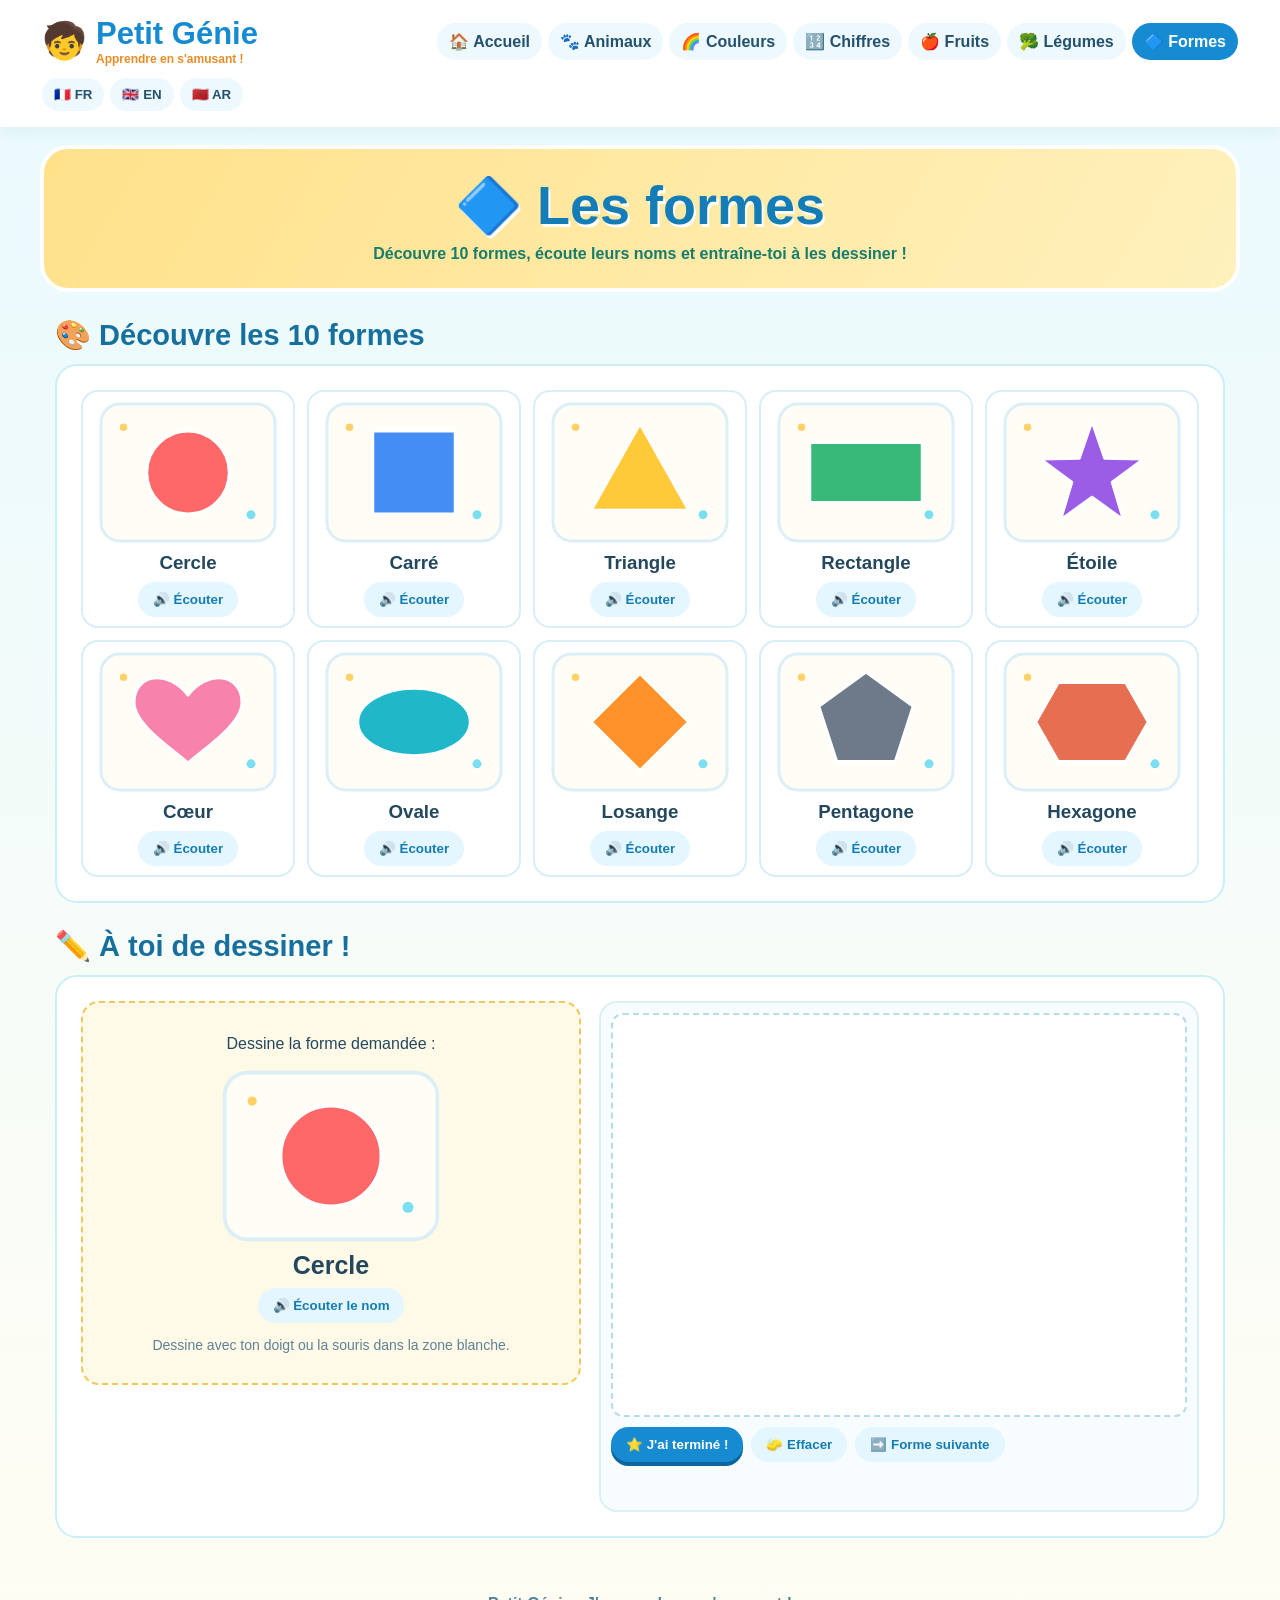
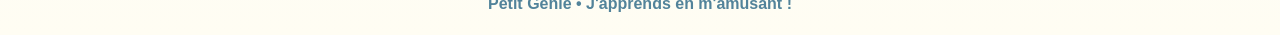
<file: forme.html>
<!DOCTYPE html>
<html lang="fr"><head><meta charset="UTF-8"><meta name="viewport" content="width=device-width, initial-scale=1">
<title>Petit Génie — Les Formes</title>
<style>
:root{--blue:#168bd2;--ink:#23485e}*{box-sizing:border-box}body{margin:0;font-family:"Trebuchet MS",Arial,sans-serif;color:var(--ink);background:linear-gradient(#e9faff,#fffdf3)}
header{padding:16px clamp(12px,4vw,42px);background:white;box-shadow:0 4px 18px #174d6c12;display:flex;align-items:center;justify-content:space-between;gap:12px;flex-wrap:wrap}.brand{display:flex;align-items:center;gap:9px;font-size:clamp(22px,3vw,31px);font-weight:900;color:var(--blue)}.brand small{display:block;font-size:12px;color:#e98c24}.mascot{font-size:36px}
nav,.langs{display:flex;gap:6px;flex-wrap:wrap}nav a,.langs button{border:0;border-radius:22px;background:#eef8ff;color:#24516c;padding:9px 12px;text-decoration:none;font-weight:800;cursor:pointer}nav a.active{background:var(--blue);color:white}
.hero{max-width:1200px;margin:18px auto;padding:25px 14px;text-align:center;border:4px solid white;border-radius:28px;background:linear-gradient(120deg,#ffe18a,#fff1bd)}.hero h1{margin:0;color:#147db8;font-size:clamp(30px,6vw,54px);text-shadow:2px 3px white}.hero p{font-weight:800;color:#187c6b;margin:8px 0 0}
main{max-width:1200px;margin:auto;padding:0 15px 35px}.title{font-size:clamp(22px,3vw,29px);color:#176f9d;margin:26px 0 12px}.panel{background:#fff;border:2px solid #cceef9;border-radius:22px;padding:clamp(14px,3vw,24px)}
.grid{display:grid;grid-template-columns:repeat(5,minmax(0,1fr));gap:12px}.card{border:2px solid #d8eef8;background:white;border-radius:17px;padding:9px;text-align:center}.card img{width:100%;max-width:180px;aspect-ratio:240/190;object-fit:contain}.card h3{margin:4px 0 8px}.btn{border:0;border-radius:22px;padding:10px 15px;font-weight:900;cursor:pointer}.listen{background:#e4f6ff;color:#147cb2}.primary{background:#168bd2;color:#fff;box-shadow:0 4px 0 #0c659c}
.draw-layout{display:grid;grid-template-columns:minmax(0,1fr) minmax(0,1.2fr);gap:18px;align-items:start}.prompt{background:#fff9e7;border:2px dashed #f1c85b;border-radius:18px;padding:16px;text-align:center}.prompt img{width:min(220px,80%);display:block;margin:8px auto}.prompt h3{font-size:25px;margin:8px}.canvas-wrap{background:#f7fcff;border:2px solid #dceef6;border-radius:18px;padding:10px}canvas{width:100%;height:auto;display:block;touch-action:none;background:white;border:2px dashed #b7dceb;border-radius:12px;cursor:crosshair}.draw-tools{display:flex;gap:8px;flex-wrap:wrap;margin-top:10px}.feedback{min-height:28px;font-weight:900;margin-top:10px}.help{color:#5d8295;font-size:14px}
footer{text-align:center;padding:22px;color:#52839a;font-weight:700}
@media(max-width:760px){.grid{grid-template-columns:repeat(2,minmax(0,1fr))}.draw-layout{grid-template-columns:1fr}.card img{max-width:150px}}
</style></head><body>
<header><div class="brand"><span class="mascot">🧒</span><div>Petit Génie<small>Apprendre en s'amusant !</small></div></div>
<nav><a href="index.html">🏠 Accueil</a><a href="animaux.html">🐾 Animaux</a><a href="couleur.html">🌈 Couleurs</a><a href="Chiffre.html">🔢 Chiffres</a><a href="fruits.html">🍎 Fruits</a><a href="legume.html">🥦 Légumes</a><a class="active" href="forme.html">🔷 Formes</a></nav>
<div class="langs"><button onclick="setLang('fr')">🇫🇷 FR</button><button onclick="setLang('en')">🇬🇧 EN</button><button onclick="setLang('ar')">🇲🇦 AR</button></div></header>
<section class="hero"><h1 id="hero">🔷 Les formes</h1><p id="sub">Découvre 10 formes, écoute leurs noms et entraîne-toi à les dessiner !</p></section>
<main><h2 class="title" id="learnTitle">🎨 Découvre les 10 formes</h2><section class="panel"><div class="grid" id="shapeGrid"></div></section>
<h2 class="title" id="drawTitle">✏️ À toi de dessiner !</h2><section class="panel"><div class="draw-layout"><div class="prompt"><p id="taskLabel">Dessine la forme demandée :</p><img id="targetImg" src="images/formes/cercle.svg" alt="Forme à dessiner"><h3 id="targetName">Cercle</h3><button class="btn listen" onclick="sayTarget()" id="hearBtn">🔊 Écouter le nom</button><p class="help" id="tip">Dessine avec ton doigt sur la zone blanche.</p></div>
<div class="canvas-wrap"><canvas id="drawCanvas" width="600" height="420" aria-label="Zone de dessin"></canvas><div class="draw-tools"><button class="btn primary" onclick="checkDrawing()" id="checkBtn">⭐ J'ai terminé !</button><button class="btn listen" onclick="clearCanvas()" id="clearBtn">🧽 Effacer</button><button class="btn listen" onclick="newTarget()" id="nextShape">➡️ Forme suivante</button></div><div class="feedback" id="feedback" aria-live="polite"></div></div></div></section></main>
<footer id="footer">Petit Génie • J'apprends en m'amusant !</footer>
<script>
const shapes=[{id:'cercle',fr:'Cercle',en:'Circle',ar:'دائرة',img:'images/formes/cercle.svg'},
{id:'carre',fr:'Carré',en:'Square',ar:'مربع',img:'images/formes/carre.svg'},
{id:'triangle',fr:'Triangle',en:'Triangle',ar:'مثلث',img:'images/formes/triangle.svg'},
{id:'rectangle',fr:'Rectangle',en:'Rectangle',ar:'مستطيل',img:'images/formes/rectangle.svg'},
{id:'etoile',fr:'Étoile',en:'Star',ar:'نجمة',img:'images/formes/etoile.svg'},
{id:'coeur',fr:'Cœur',en:'Heart',ar:'قلب',img:'images/formes/coeur.svg'},
{id:'ovale',fr:'Ovale',en:'Oval',ar:'شكل بيضاوي',img:'images/formes/ovale.svg'},
{id:'losange',fr:'Losange',en:'Diamond',ar:'مُعين',img:'images/formes/losange.svg'},
{id:'pentagone',fr:'Pentagone',en:'Pentagon',ar:'خماسي الأضلاع',img:'images/formes/pentagone.svg'},
{id:'hexagone',fr:'Hexagone',en:'Hexagon',ar:'سداسي الأضلاع',img:'images/formes/hexagone.svg'}];
const tr={
fr:{hero:"🔷 Les formes",sub:"Découvre 10 formes, écoute leurs noms et entraîne-toi à les dessiner !",learn:"🎨 Découvre les 10 formes",draw:"✏️ À toi de dessiner !",task:"Dessine la forme demandée :",hear:"🔊 Écouter le nom",tip:"Dessine avec ton doigt ou la souris dans la zone blanche.",check:"⭐ J'ai terminé !",clear:"🧽 Effacer",next:"➡️ Forme suivante",success:"Bravo ! Tu as terminé ton dessin ! 🎉",cleared:"La zone est prête. À toi de dessiner !",footer:"Petit Génie • J'apprends en m'amusant !",listen:"🔊 Écouter"},
en:{hero:"🔷 Shapes",sub:"Discover 10 shapes, listen to their names and practise drawing them!",learn:"🎨 Discover 10 shapes",draw:"✏️ Your turn to draw!",task:"Draw the requested shape:",hear:"🔊 Hear the name",tip:"Draw with your finger or mouse in the white area.",check:"⭐ I'm done!",clear:"🧽 Clear",next:"➡️ Next shape",success:"Great job! You finished your drawing! 🎉",cleared:"The canvas is ready. Start drawing!",footer:"Petit Génie • Learning is fun!",listen:"🔊 Listen"},
ar:{hero:"🔷 الأشكال الهندسية",sub:"اكتشف 10 أشكال، واستمع إلى أسمائها وتدرّب على رسمها!",learn:"🎨 اكتشف الأشكال العشرة",draw:"✏️ حان دورك للرسم!",task:"ارسم الشكل المطلوب:",hear:"🔊 استمع إلى الاسم",tip:"ارسم بإصبعك أو بالفأرة داخل المساحة البيضاء.",check:"⭐ انتهيت!",clear:"🧽 امسح",next:"➡️ الشكل التالي",success:"أحسنت! لقد أكملت الرسم! 🎉",cleared:"المساحة جاهزة، ابدأ الرسم!",footer:"Petit Génie • أتعلم وأستمتع!",listen:"🔊 استمع"}
};
let lang="fr",target=0,drawing=false,ctx;
function name(s){return s[lang]}
function speak(text){if(!("speechSynthesis"in window))return;speechSynthesis.cancel();let u=new SpeechSynthesisUtterance(text);u.lang=lang==="ar"?"ar-SA":lang==="en"?"en-GB":"fr-FR";speechSynthesis.speak(u)}
function renderGrid(){document.getElementById("shapeGrid").innerHTML=shapes.map((s,i)=>`<article class="card"><img loading="lazy" src="${s.img}" alt="${name(s)}"><h3>${name(s)}</h3><button class="btn listen" onclick="speak(name(shapes[${i}]))">${tr[lang].listen}</button></article>`).join("")}
function setLang(l){lang=l;document.documentElement.lang=l;document.documentElement.dir=l==="ar"?"rtl":"ltr";let t=tr[l];for(let [id,key] of [["hero","hero"],["sub","sub"],["learnTitle","learn"],["drawTitle","draw"],["taskLabel","task"],["hearBtn","hear"],["tip","tip"],["checkBtn","check"],["clearBtn","clear"],["nextShape","next"],["footer","footer"]])document.getElementById(id).textContent=t[key];renderGrid();updateTarget()}
function updateTarget(){let s=shapes[target];document.getElementById("targetImg").src=s.img;document.getElementById("targetImg").alt=name(s);document.getElementById("targetName").textContent=name(s)}
function sayTarget(){speak(name(shapes[target]))}
function newTarget(){target=(target+1)%shapes.length;updateTarget();clearCanvas();document.getElementById("feedback").textContent="";sayTarget()}
function clearCanvas(){ctx.clearRect(0,0,drawCanvas.width,drawCanvas.height);document.getElementById("feedback").textContent=tr[lang].cleared}
function checkDrawing(){let pixels=ctx.getImageData(0,0,drawCanvas.width,drawCanvas.height).data,found=false;for(let i=3;i<pixels.length;i+=4){if(pixels[i]>0){found=true;break}}document.getElementById("feedback").textContent=found?tr[lang].success:(lang==="ar"?"ارسم الشكل أولًا ثم اضغط على انتهيت!":lang==="en"?"Draw the shape first, then press I'm done!":"Dessine d'abord la forme, puis appuie sur « J'ai terminé ! »");if(found)speak(tr[lang].success)}
const drawCanvas=document.getElementById("drawCanvas");ctx=drawCanvas.getContext("2d");ctx.lineWidth=8;ctx.lineCap="round";ctx.lineJoin="round";ctx.strokeStyle="#168bd2";
function pos(e){let r=drawCanvas.getBoundingClientRect();return {x:(e.clientX-r.left)*drawCanvas.width/r.width,y:(e.clientY-r.top)*drawCanvas.height/r.height}}
drawCanvas.addEventListener("pointerdown",e=>{drawing=true;drawCanvas.setPointerCapture(e.pointerId);let p=pos(e);ctx.beginPath();ctx.moveTo(p.x,p.y);ctx.lineTo(p.x+0.1,p.y+0.1);ctx.stroke()});
drawCanvas.addEventListener("pointermove",e=>{if(!drawing)return;let p=pos(e);ctx.lineTo(p.x,p.y);ctx.stroke()});
["pointerup","pointercancel","lostpointercapture"].forEach(ev=>drawCanvas.addEventListener(ev,()=>drawing=false));
setLang("fr");
</script></body></html>
</file>
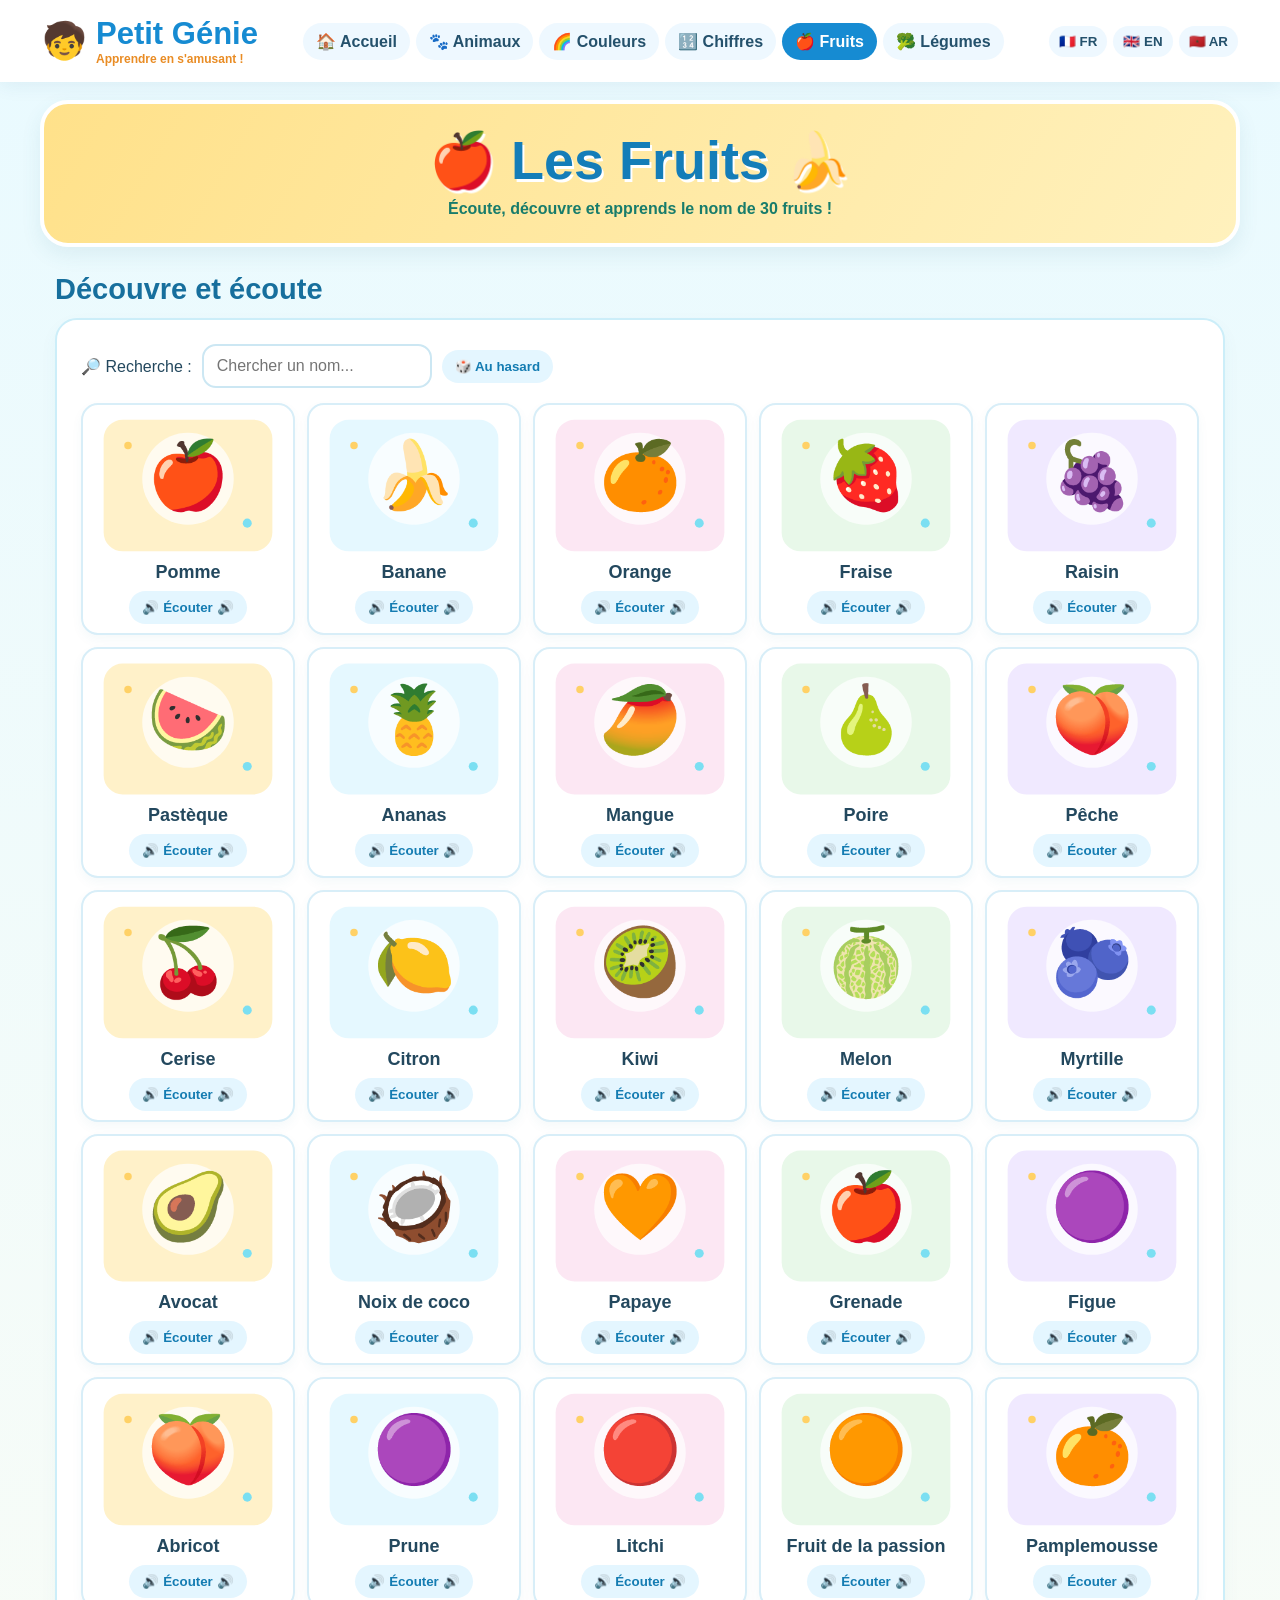
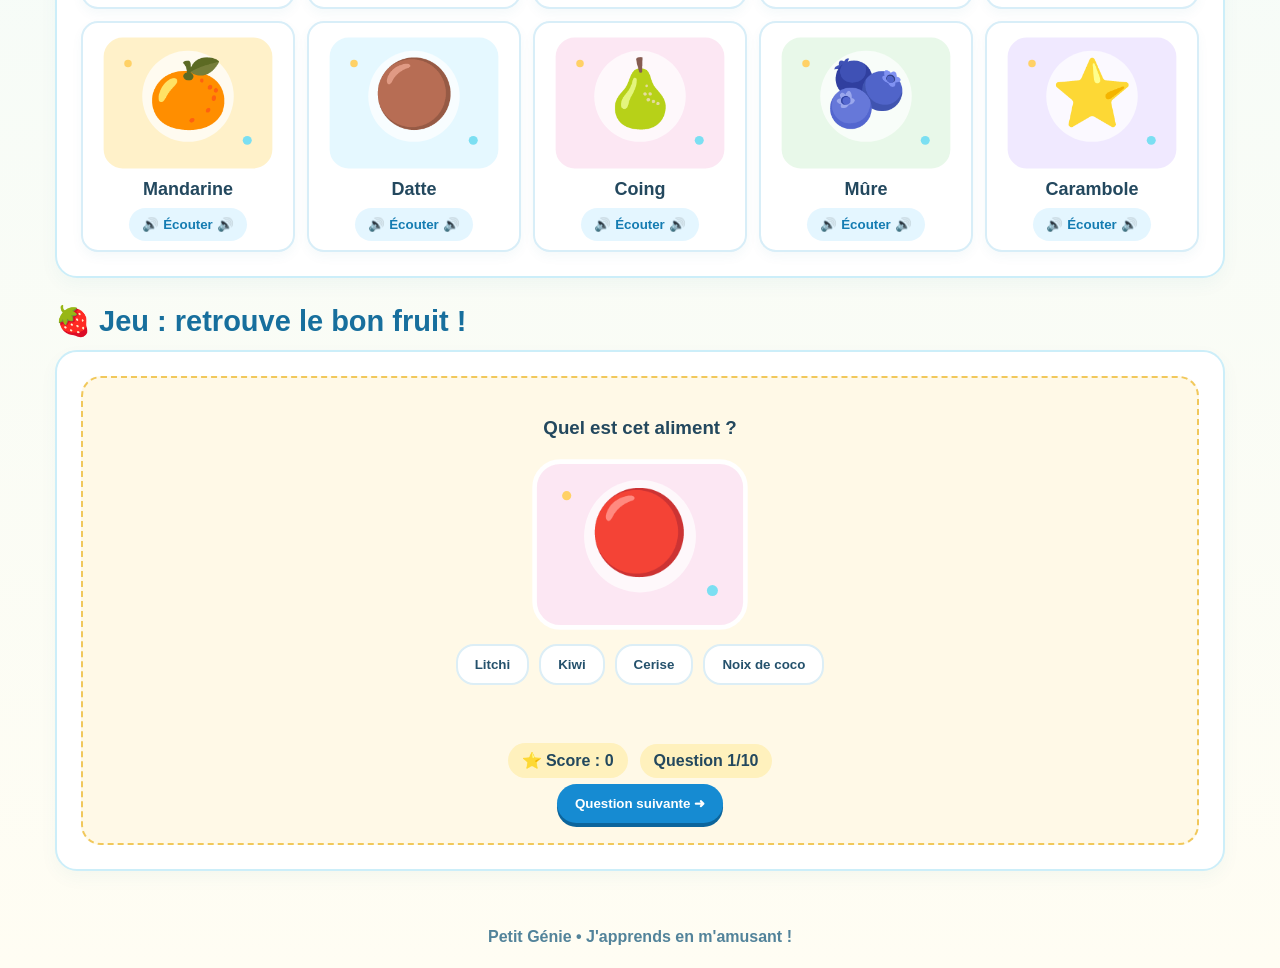
<file: fruits.html>
<!DOCTYPE html>
<html lang="fr"><head><meta charset="UTF-8"><meta name="viewport" content="width=device-width, initial-scale=1">
<meta name="description" content="Petit Génie : découvre et écoute les noms, puis joue pour apprendre."><title>Petit Génie — 🍎 Les Fruits 🍌</title>
<style>
:root{--blue:#168bd2;--ink:#23485e;--yellow:#ffcf4a;--green:#43bf7b}*{box-sizing:border-box}
body{margin:0;font-family:"Trebuchet MS",Arial,sans-serif;color:var(--ink);background:linear-gradient(#e9faff,#fffdf3);min-height:100vh}
header{padding:16px clamp(12px,4vw,42px);background:white;box-shadow:0 4px 18px #174d6c12;display:flex;align-items:center;justify-content:space-between;gap:12px;flex-wrap:wrap}
.brand{display:flex;align-items:center;gap:9px;font-size:clamp(22px,3vw,31px);font-weight:900;color:var(--blue)}.brand small{display:block;font-size:12px;color:#e98c24;font-weight:700}.mascot{font-size:36px}
nav,.lang{display:flex;gap:6px;flex-wrap:wrap}nav a,.lang button{border:0;border-radius:22px;background:#eef8ff;color:#24516c;padding:9px 13px;text-decoration:none;font-weight:800;cursor:pointer}nav a.active{background:var(--blue);color:white}.lang button{padding:8px 10px}
.hero{max-width:1200px;margin:18px auto;padding:25px 14px;text-align:center;border:4px solid white;border-radius:28px;background:linear-gradient(120deg,#ffe18a,#fff1bd);box-shadow:0 8px 20px #36718b18}.hero h1{margin:0;color:#147db8;font-size:clamp(30px,6vw,54px);text-shadow:2px 3px white}.hero p{font-weight:800;color:#187c6b;margin:8px 0 0}
main{max-width:1200px;margin:auto;padding:0 15px 35px}.section-title{font-size:clamp(22px,3vw,29px);color:#176f9d;margin:26px 0 12px}
.panel{background:#fff;border:2px solid #cceef9;border-radius:22px;padding:clamp(14px,3vw,24px);box-shadow:0 7px 18px #1e70910b}
.tools{display:flex;align-items:center;gap:10px;flex-wrap:wrap;margin-bottom:15px}.tools input{padding:11px 13px;border:2px solid #cce7f3;border-radius:14px;font-size:16px;max-width:100%}
.grid{display:grid;grid-template-columns:repeat(5,minmax(0,1fr));gap:12px}.item{border:2px solid #d8eef8;background:#fff;border-radius:17px;padding:9px;text-align:center;box-shadow:0 5px 12px #1e70910b;transition:.15s}.item:hover{transform:translateY(-3px);border-color:#69c5e9}.item img{width:100%;max-width:180px;aspect-ratio:240/190;object-fit:contain;display:block;margin:auto}.item h3{margin:5px 0 8px;font-size:clamp(14px,1.7vw,18px)}.btn{border:0;border-radius:22px;padding:9px 13px;font-weight:900;cursor:pointer}.listen{background:#e4f6ff;color:#147cb2}.primary{background:var(--blue);color:white;box-shadow:0 4px 0 #0c659c;padding:12px 18px}.game{background:#fff9e7;border:2px dashed #f1c85b;border-radius:20px;padding:20px;text-align:center}.game img{width:min(220px,65%);height:auto;display:block;margin:8px auto}.answers{display:flex;gap:10px;justify-content:center;flex-wrap:wrap;margin-top:12px}.answers button{border:2px solid #dceef6;border-radius:18px;padding:11px 17px;background:white;font-weight:900;cursor:pointer;color:#24516c}.feedback{min-height:28px;font-weight:900;margin:12px 0}.score{display:inline-block;background:#fff1bd;border-radius:20px;padding:8px 14px;font-weight:900;margin:6px}.footer{text-align:center;padding:22px;color:#52839a;font-weight:700}
@media(max-width:850px){.grid{grid-template-columns:repeat(3,minmax(0,1fr))}}@media(max-width:520px){.grid{grid-template-columns:repeat(2,minmax(0,1fr))}.item img{max-width:150px}}
</style></head><body>
<header><div class="brand"><span class="mascot">🧒</span><div>Petit Génie<small>Apprendre en s'amusant !</small></div></div>
<nav><a href="index.html">🏠 Accueil</a><a href="animaux.html">🐾 Animaux</a><a href="couleur.html">🌈 Couleurs</a><a href="Chiffre.html">🔢 Chiffres</a><a class="active" href="fruits.html">🍎 Fruits</a><a href="legume.html">🥦 Légumes</a></nav>
<div class="lang"><button onclick="setLang('fr')">🇫🇷 FR</button><button onclick="setLang('en')">🇬🇧 EN</button><button onclick="setLang('ar')">🇲🇦 AR</button></div></header>
<section class="hero"><h1 id="heroTitle">🍎 Les Fruits 🍌</h1><p id="heroSub">Écoute, découvre et apprends le nom de 30 fruits !</p></section>
<main><h2 class="section-title" id="discoverTitle">Découvre les aliments</h2><section class="panel">
<div class="tools"><label id="searchLabel" for="search">🔎 Recherche :</label><input id="search" type="search" placeholder="Chercher..." oninput="renderItems()"><button class="btn listen" onclick="showRandom()" id="randomBtn">🎲 Au hasard</button></div>
<div class="grid" id="itemsGrid"></div></section>
<h2 class="section-title" id="activityTitle">🍓 Jeu : retrouve le bon fruit !</h2><section class="panel"><div class="game"><h3 id="gamePrompt">Quel est cet aliment ?</h3><img id="gameImage" src="" alt=""><div class="answers" id="answers"></div><div class="feedback" id="feedback" aria-live="polite"></div><span class="score" id="scoreLabel">⭐ Score : <span id="score">0</span></span><span class="score" id="roundLabel">Question <span id="round">1</span>/10</span><br><button class="btn primary" id="nextBtn" onclick="nextQuestion()">Question suivante ➜</button></div></section></main>
<footer class="footer" id="footer">Petit Génie • J'apprends en m'amusant !</footer>
<script>
const items=[{id:'pomme',emoji:'🍎',fr:'Pomme',en:'Apple',ar:'تفاحة',img:'images/fruits/pomme.svg'},
{id:'banane',emoji:'🍌',fr:'Banane',en:'Banana',ar:'موز',img:'images/fruits/banane.svg'},
{id:'orange',emoji:'🍊',fr:'Orange',en:'Orange',ar:'برتقال',img:'images/fruits/orange.svg'},
{id:'fraise',emoji:'🍓',fr:'Fraise',en:'Strawberry',ar:'فراولة',img:'images/fruits/fraise.svg'},
{id:'raisin',emoji:'🍇',fr:'Raisin',en:'Grapes',ar:'عنب',img:'images/fruits/raisin.svg'},
{id:'pasteque',emoji:'🍉',fr:'Pastèque',en:'Watermelon',ar:'بطيخ',img:'images/fruits/pasteque.svg'},
{id:'ananas',emoji:'🍍',fr:'Ananas',en:'Pineapple',ar:'أناناس',img:'images/fruits/ananas.svg'},
{id:'mangue',emoji:'🥭',fr:'Mangue',en:'Mango',ar:'مانجو',img:'images/fruits/mangue.svg'},
{id:'poire',emoji:'🍐',fr:'Poire',en:'Pear',ar:'إجاص',img:'images/fruits/poire.svg'},
{id:'peche',emoji:'🍑',fr:'Pêche',en:'Peach',ar:'خوخ',img:'images/fruits/peche.svg'},
{id:'cerise',emoji:'🍒',fr:'Cerise',en:'Cherry',ar:'كرز',img:'images/fruits/cerise.svg'},
{id:'citron',emoji:'🍋',fr:'Citron',en:'Lemon',ar:'ليمون',img:'images/fruits/citron.svg'},
{id:'kiwi',emoji:'🥝',fr:'Kiwi',en:'Kiwi',ar:'كيوي',img:'images/fruits/kiwi.svg'},
{id:'melon',emoji:'🍈',fr:'Melon',en:'Melon',ar:'شمام',img:'images/fruits/melon.svg'},
{id:'framboise',emoji:'🫐',fr:'Myrtille',en:'Blueberry',ar:'توت أزرق',img:'images/fruits/framboise.svg'},
{id:'avocat',emoji:'🥑',fr:'Avocat',en:'Avocado',ar:'أفوكادو',img:'images/fruits/avocat.svg'},
{id:'noix_coco',emoji:'🥥',fr:'Noix de coco',en:'Coconut',ar:'جوز الهند',img:'images/fruits/noix_coco.svg'},
{id:'papaye',emoji:'🧡',fr:'Papaye',en:'Papaya',ar:'بابايا',img:'images/fruits/papaye.svg'},
{id:'grenade',emoji:'🍎',fr:'Grenade',en:'Pomegranate',ar:'رمان',img:'images/fruits/grenade.svg'},
{id:'figue',emoji:'🟣',fr:'Figue',en:'Fig',ar:'تين',img:'images/fruits/figue.svg'},
{id:'abricot',emoji:'🍑',fr:'Abricot',en:'Apricot',ar:'مشمش',img:'images/fruits/abricot.svg'},
{id:'prune',emoji:'🟣',fr:'Prune',en:'Plum',ar:'برقوق',img:'images/fruits/prune.svg'},
{id:'litchi',emoji:'🔴',fr:'Litchi',en:'Lychee',ar:'ليتشي',img:'images/fruits/litchi.svg'},
{id:'fruit_passion',emoji:'🟠',fr:'Fruit de la passion',en:'Passion fruit',ar:'فاكهة العاطفة',img:'images/fruits/fruit_passion.svg'},
{id:'pamplemousse',emoji:'🍊',fr:'Pamplemousse',en:'Grapefruit',ar:'جريب فروت',img:'images/fruits/pamplemousse.svg'},
{id:'mandarine',emoji:'🍊',fr:'Mandarine',en:'Mandarin',ar:'يوسفي',img:'images/fruits/mandarine.svg'},
{id:'datte',emoji:'🟤',fr:'Datte',en:'Date',ar:'تمر',img:'images/fruits/datte.svg'},
{id:'coing',emoji:'🍐',fr:'Coing',en:'Quince',ar:'سفرجل',img:'images/fruits/coing.svg'},
{id:'mure',emoji:'🫐',fr:'Mûre',en:'Blackberry',ar:'توت أسود',img:'images/fruits/mure.svg'},
{id:'carambole',emoji:'⭐',fr:'Carambole',en:'Star fruit',ar:'فاكهة النجمة',img:'images/fruits/carambole.svg'}];
const t={
fr:{title:"🍎 Les Fruits 🍌",sub:"Écoute, découvre et apprends le nom de 30 fruits !",discover:"Découvre et écoute",search:"🔎 Recherche :",placeholder:"Chercher un nom...",random:"🎲 Au hasard",activity:"🍓 Jeu : retrouve le bon fruit !",prompt:"Quel est cet aliment ?",correct:"Bravo ! Bonne réponse ! 🎉",wrong:"Essaie encore !",next:"Question suivante ➜",score:"⭐ Score :",question:"Question",footer:"Petit Génie • J'apprends en m'amusant !",listen:"🔊 Écouter"},
en:{title:"🍎 Fruits 🍌",sub:"Listen, discover and learn the names of 30 fruits!",discover:"Discover and listen",search:"🔎 Search:",placeholder:"Search a name...",random:"🎲 Random",activity:"🍓 Jeu : retrouve le bon fruit !EN",prompt:"What is this?",correct:"Well done! Correct answer! 🎉",wrong:"Try again!",next:"Next question ➜",score:"⭐ Score:",question:"Question",footer:"Petit Génie • Learning is fun!",listen:"🔊 Listen"},
ar:{title:"🍎 الفواكه 🍌",sub:"استمع واكتشف وتعلّم أسماء 30 فاكهة!",discover:"اكتشف واستمع",search:"🔎 ابحث:",placeholder:"ابحث عن اسم...",random:"🎲 عشوائي",activity:"🍓 Jeu : retrouve le bon fruit !AR",prompt:"ما اسم هذا؟",correct:"أحسنت! إجابة صحيحة! 🎉",wrong:"حاول مرة أخرى!",next:"السؤال التالي ➜",score:"⭐ النتيجة:",question:"السؤال",footer:"Petit Génie • أتعلم وأستمتع!",listen:"🔊 استمع"}
};
let lang="fr",target=0,score=0,round=1,answered=false;
function name(x){return x[lang]}
function speak(text){if(!("speechSynthesis"in window))return;speechSynthesis.cancel();let u=new SpeechSynthesisUtterance(text);u.lang=lang==="ar"?"ar-SA":lang==="en"?"en-GB":"fr-FR";speechSynthesis.speak(u)}
function renderItems(){let q=document.getElementById("search").value.trim().toLocaleLowerCase();document.getElementById("itemsGrid").innerHTML=items.map((x,i)=>({x,i})).filter(o=>[o.x.fr,o.x.en,o.x.ar].some(s=>s.toLocaleLowerCase().includes(q))).map(({x,i})=>`<article class="item"><img loading="lazy" src="${x.img}" alt="${name(x)}"><h3>${name(x)}</h3><button class="btn listen" onclick="speak(name(items[${i}]))">${t[lang].listen} 🔊</button></article>`).join("")}
function showRandom(){let x=items[Math.floor(Math.random()*items.length)];speak(name(x));document.getElementById("search").value=name(x);renderItems()}
function setLang(l){lang=l;document.documentElement.lang=l;document.documentElement.dir=l==="ar"?"rtl":"ltr";let a=t[l];document.getElementById("heroTitle").textContent=a.title;document.getElementById("heroSub").textContent=a.sub;document.getElementById("discoverTitle").textContent=a.discover;document.getElementById("searchLabel").textContent=a.search;document.getElementById("search").placeholder=a.placeholder;document.getElementById("randomBtn").textContent=a.random;document.getElementById("activityTitle").textContent=a.activity;document.getElementById("gamePrompt").textContent=a.prompt;document.getElementById("nextBtn").textContent=a.next;document.getElementById("footer").textContent=a.footer;document.getElementById("scoreLabel").childNodes[0].textContent=a.score+" ";renderItems();newQuestion()}
function newQuestion(){answered=false;target=Math.floor(Math.random()*items.length);document.getElementById("feedback").textContent="";document.getElementById("gameImage").src=items[target].img;document.getElementById("gameImage").alt=name(items[target]);document.getElementById("round").textContent=round;let choices=new Set([target]);while(choices.size<4)choices.add(Math.floor(Math.random()*items.length));let arr=[...choices].sort(()=>Math.random()-.5);document.getElementById("answers").innerHTML=arr.map(i=>`<button onclick="answer(${i})">${name(items[i])}</button>`).join("")}
function answer(i){if(answered)return;answered=true;let good=i===target;document.getElementById("feedback").textContent=good?t[lang].correct:t[lang].wrong;if(good){score++;document.getElementById("score").textContent=score;speak(t[lang].correct)}else speak(name(items[target]))}
function nextQuestion(){if(round>=10&&answered){round=1;score=0;document.getElementById("score").textContent=score}else if(answered)round++;newQuestion()}
setLang("fr");
</script></body></html>
</file>
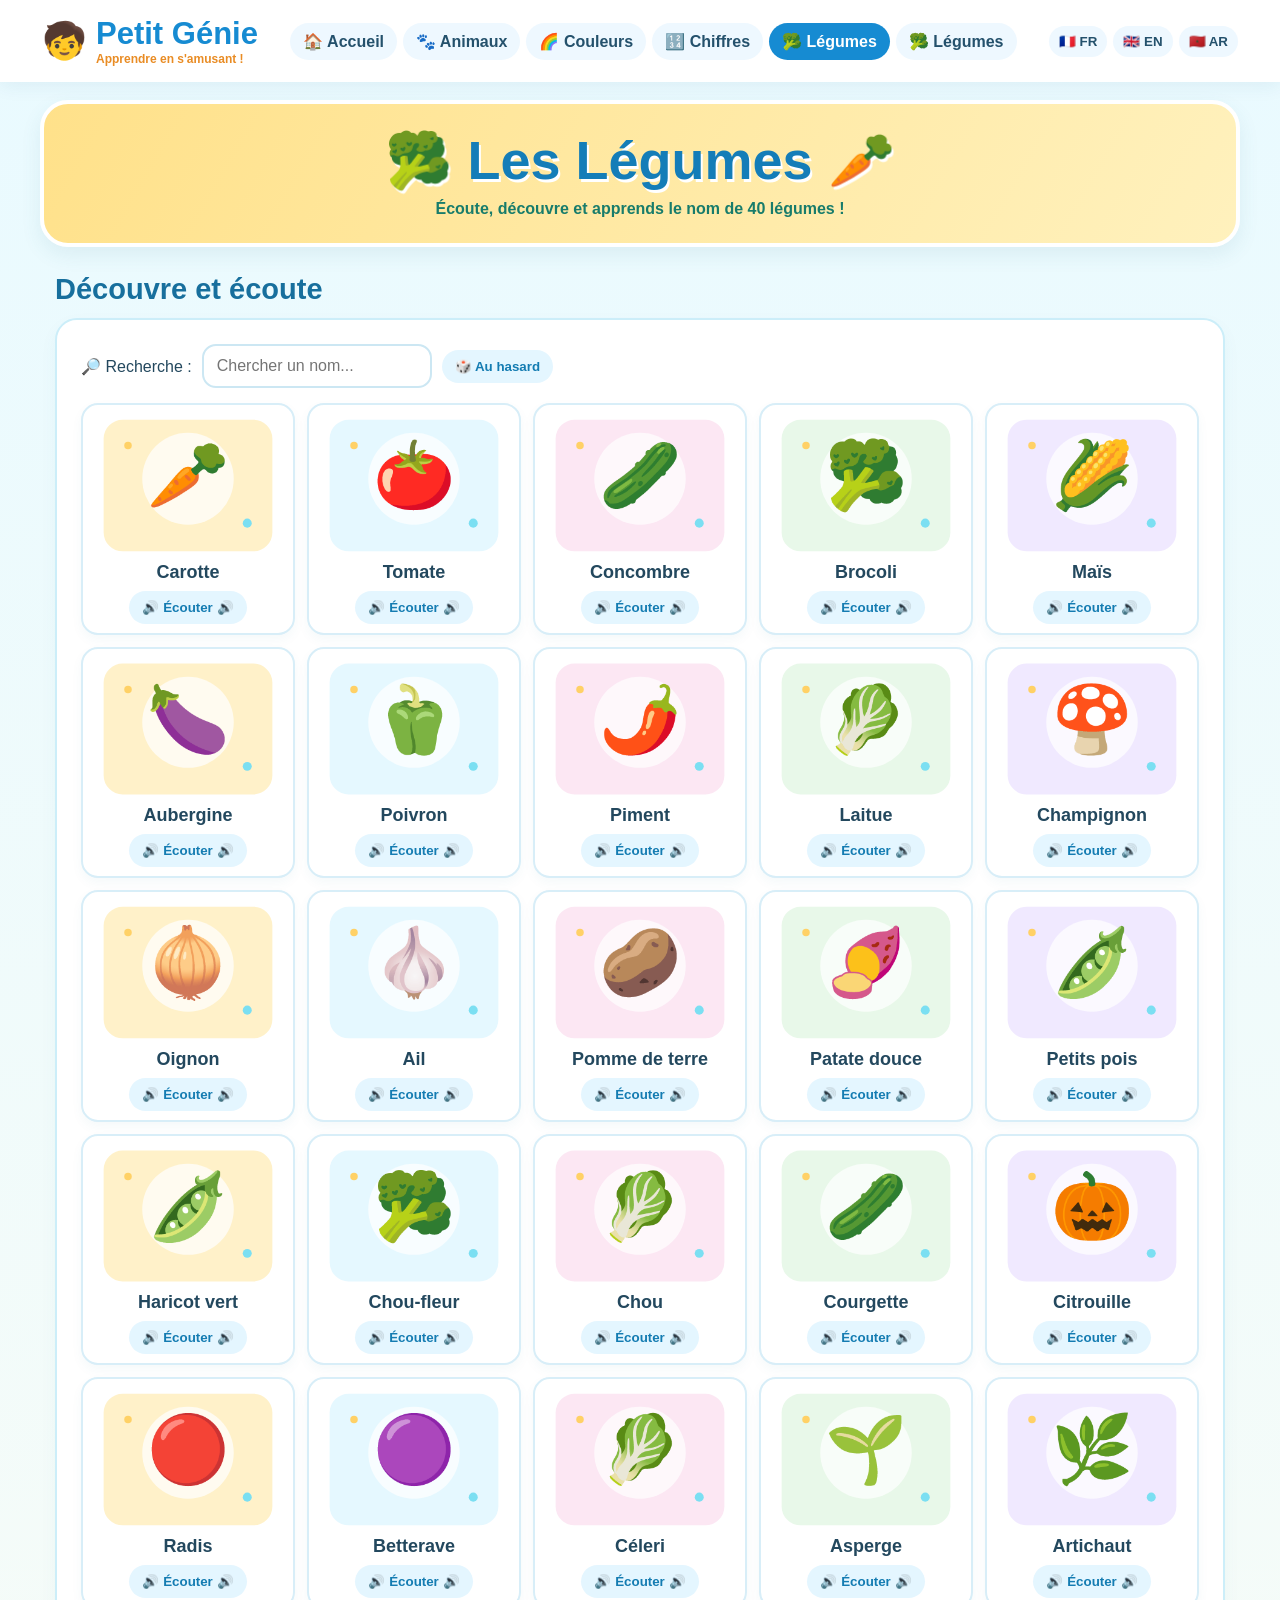
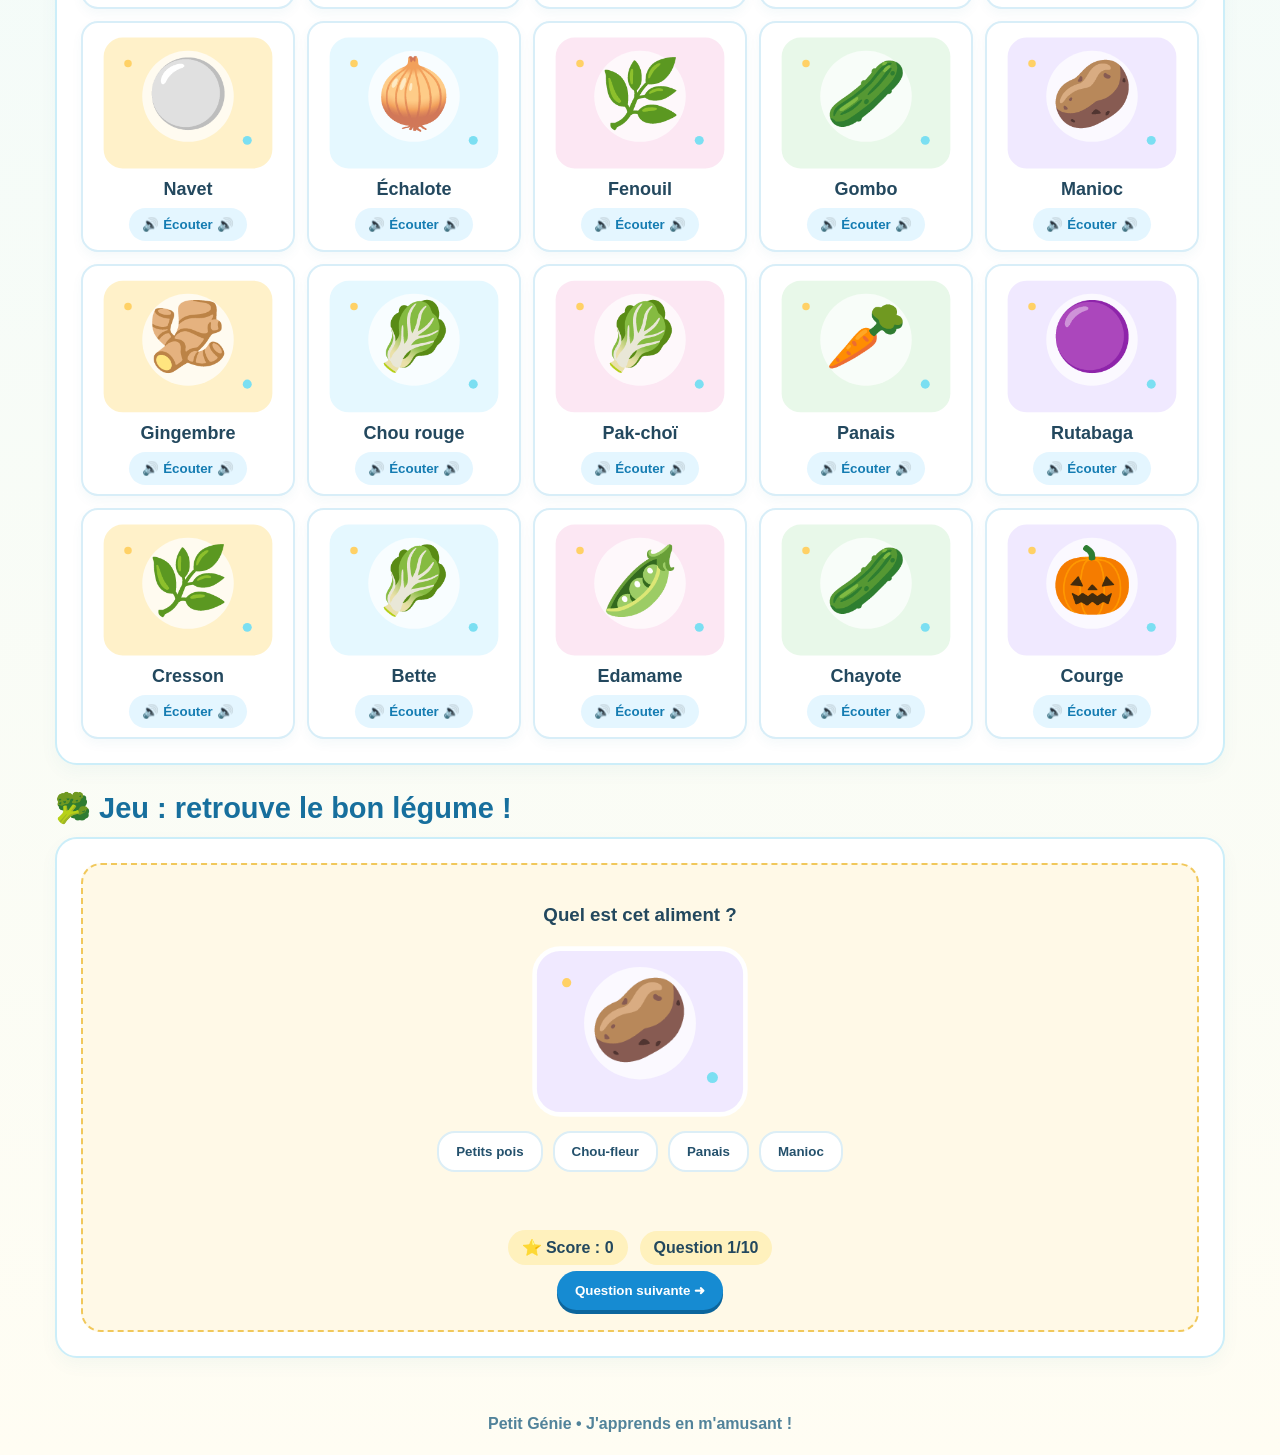
<file: legume.html>
<!DOCTYPE html>
<html lang="fr"><head><meta charset="UTF-8"><meta name="viewport" content="width=device-width, initial-scale=1">
<meta name="description" content="Petit Génie : découvre et écoute les noms, puis joue pour apprendre."><title>Petit Génie — 🥦 Les Légumes 🥕</title>
<style>
:root{--blue:#168bd2;--ink:#23485e;--yellow:#ffcf4a;--green:#43bf7b}*{box-sizing:border-box}
body{margin:0;font-family:"Trebuchet MS",Arial,sans-serif;color:var(--ink);background:linear-gradient(#e9faff,#fffdf3);min-height:100vh}
header{padding:16px clamp(12px,4vw,42px);background:white;box-shadow:0 4px 18px #174d6c12;display:flex;align-items:center;justify-content:space-between;gap:12px;flex-wrap:wrap}
.brand{display:flex;align-items:center;gap:9px;font-size:clamp(22px,3vw,31px);font-weight:900;color:var(--blue)}.brand small{display:block;font-size:12px;color:#e98c24;font-weight:700}.mascot{font-size:36px}
nav,.lang{display:flex;gap:6px;flex-wrap:wrap}nav a,.lang button{border:0;border-radius:22px;background:#eef8ff;color:#24516c;padding:9px 13px;text-decoration:none;font-weight:800;cursor:pointer}nav a.active{background:var(--blue);color:white}.lang button{padding:8px 10px}
.hero{max-width:1200px;margin:18px auto;padding:25px 14px;text-align:center;border:4px solid white;border-radius:28px;background:linear-gradient(120deg,#ffe18a,#fff1bd);box-shadow:0 8px 20px #36718b18}.hero h1{margin:0;color:#147db8;font-size:clamp(30px,6vw,54px);text-shadow:2px 3px white}.hero p{font-weight:800;color:#187c6b;margin:8px 0 0}
main{max-width:1200px;margin:auto;padding:0 15px 35px}.section-title{font-size:clamp(22px,3vw,29px);color:#176f9d;margin:26px 0 12px}
.panel{background:#fff;border:2px solid #cceef9;border-radius:22px;padding:clamp(14px,3vw,24px);box-shadow:0 7px 18px #1e70910b}
.tools{display:flex;align-items:center;gap:10px;flex-wrap:wrap;margin-bottom:15px}.tools input{padding:11px 13px;border:2px solid #cce7f3;border-radius:14px;font-size:16px;max-width:100%}
.grid{display:grid;grid-template-columns:repeat(5,minmax(0,1fr));gap:12px}.item{border:2px solid #d8eef8;background:#fff;border-radius:17px;padding:9px;text-align:center;box-shadow:0 5px 12px #1e70910b;transition:.15s}.item:hover{transform:translateY(-3px);border-color:#69c5e9}.item img{width:100%;max-width:180px;aspect-ratio:240/190;object-fit:contain;display:block;margin:auto}.item h3{margin:5px 0 8px;font-size:clamp(14px,1.7vw,18px)}.btn{border:0;border-radius:22px;padding:9px 13px;font-weight:900;cursor:pointer}.listen{background:#e4f6ff;color:#147cb2}.primary{background:var(--blue);color:white;box-shadow:0 4px 0 #0c659c;padding:12px 18px}.game{background:#fff9e7;border:2px dashed #f1c85b;border-radius:20px;padding:20px;text-align:center}.game img{width:min(220px,65%);height:auto;display:block;margin:8px auto}.answers{display:flex;gap:10px;justify-content:center;flex-wrap:wrap;margin-top:12px}.answers button{border:2px solid #dceef6;border-radius:18px;padding:11px 17px;background:white;font-weight:900;cursor:pointer;color:#24516c}.feedback{min-height:28px;font-weight:900;margin:12px 0}.score{display:inline-block;background:#fff1bd;border-radius:20px;padding:8px 14px;font-weight:900;margin:6px}.footer{text-align:center;padding:22px;color:#52839a;font-weight:700}
@media(max-width:850px){.grid{grid-template-columns:repeat(3,minmax(0,1fr))}}@media(max-width:520px){.grid{grid-template-columns:repeat(2,minmax(0,1fr))}.item img{max-width:150px}}
</style></head><body>
<header><div class="brand"><span class="mascot">🧒</span><div>Petit Génie<small>Apprendre en s'amusant !</small></div></div>
<nav><a href="index.html">🏠 Accueil</a><a href="animaux.html">🐾 Animaux</a><a href="couleur.html">🌈 Couleurs</a><a href="Chiffre.html">🔢 Chiffres</a><a class="active" href="legume.html">🥦 Légumes</a><a href="legume.html">🥦 Légumes</a></nav>
<div class="lang"><button onclick="setLang('fr')">🇫🇷 FR</button><button onclick="setLang('en')">🇬🇧 EN</button><button onclick="setLang('ar')">🇲🇦 AR</button></div></header>
<section class="hero"><h1 id="heroTitle">🥦 Les Légumes 🥕</h1><p id="heroSub">Écoute, découvre et apprends le nom de 40 légumes !</p></section>
<main><h2 class="section-title" id="discoverTitle">Découvre les aliments</h2><section class="panel">
<div class="tools"><label id="searchLabel" for="search">🔎 Recherche :</label><input id="search" type="search" placeholder="Chercher..." oninput="renderItems()"><button class="btn listen" onclick="showRandom()" id="randomBtn">🎲 Au hasard</button></div>
<div class="grid" id="itemsGrid"></div></section>
<h2 class="section-title" id="activityTitle">🥦 Jeu : retrouve le bon légume !</h2><section class="panel"><div class="game"><h3 id="gamePrompt">Quel est cet aliment ?</h3><img id="gameImage" src="" alt=""><div class="answers" id="answers"></div><div class="feedback" id="feedback" aria-live="polite"></div><span class="score" id="scoreLabel">⭐ Score : <span id="score">0</span></span><span class="score" id="roundLabel">Question <span id="round">1</span>/10</span><br><button class="btn primary" id="nextBtn" onclick="nextQuestion()">Question suivante ➜</button></div></section></main>
<footer class="footer" id="footer">Petit Génie • J'apprends en m'amusant !</footer>
<script>
const items=[{id:'carotte',emoji:'🥕',fr:'Carotte',en:'Carrot',ar:'جزر',img:'images/legumes/carotte.svg'},
{id:'tomate',emoji:'🍅',fr:'Tomate',en:'Tomato',ar:'طماطم',img:'images/legumes/tomate.svg'},
{id:'concombre',emoji:'🥒',fr:'Concombre',en:'Cucumber',ar:'خيار',img:'images/legumes/concombre.svg'},
{id:'brocoli',emoji:'🥦',fr:'Brocoli',en:'Broccoli',ar:'بروكلي',img:'images/legumes/brocoli.svg'},
{id:'mais',emoji:'🌽',fr:'Maïs',en:'Corn',ar:'ذرة',img:'images/legumes/mais.svg'},
{id:'aubergine',emoji:'🍆',fr:'Aubergine',en:'Eggplant',ar:'باذنجان',img:'images/legumes/aubergine.svg'},
{id:'poivron',emoji:'🫑',fr:'Poivron',en:'Bell pepper',ar:'فلفل حلو',img:'images/legumes/poivron.svg'},
{id:'piment',emoji:'🌶️',fr:'Piment',en:'Chili pepper',ar:'فلفل حار',img:'images/legumes/piment.svg'},
{id:'salade',emoji:'🥬',fr:'Laitue',en:'Lettuce',ar:'خس',img:'images/legumes/salade.svg'},
{id:'champignon',emoji:'🍄',fr:'Champignon',en:'Mushroom',ar:'فطر',img:'images/legumes/champignon.svg'},
{id:'oignon',emoji:'🧅',fr:'Oignon',en:'Onion',ar:'بصل',img:'images/legumes/oignon.svg'},
{id:'ail',emoji:'🧄',fr:'Ail',en:'Garlic',ar:'ثوم',img:'images/legumes/ail.svg'},
{id:'pomme_terre',emoji:'🥔',fr:'Pomme de terre',en:'Potato',ar:'بطاطس',img:'images/legumes/pomme_terre.svg'},
{id:'patate_douce',emoji:'🍠',fr:'Patate douce',en:'Sweet potato',ar:'بطاطا حلوة',img:'images/legumes/patate_douce.svg'},
{id:'petits_pois',emoji:'🫛',fr:'Petits pois',en:'Peas',ar:'بازلاء',img:'images/legumes/petits_pois.svg'},
{id:'haricot_vert',emoji:'🫛',fr:'Haricot vert',en:'Green beans',ar:'فاصوليا خضراء',img:'images/legumes/haricot_vert.svg'},
{id:'chou_fleur',emoji:'🥦',fr:'Chou-fleur',en:'Cauliflower',ar:'قرنبيط',img:'images/legumes/chou_fleur.svg'},
{id:'chou',emoji:'🥬',fr:'Chou',en:'Cabbage',ar:'ملفوف',img:'images/legumes/chou.svg'},
{id:'courgette',emoji:'🥒',fr:'Courgette',en:'Zucchini',ar:'كوسة',img:'images/legumes/courgette.svg'},
{id:'citrouille',emoji:'🎃',fr:'Citrouille',en:'Pumpkin',ar:'قرع',img:'images/legumes/citrouille.svg'},
{id:'radis',emoji:'🔴',fr:'Radis',en:'Radish',ar:'فجل',img:'images/legumes/radis.svg'},
{id:'betterave',emoji:'🟣',fr:'Betterave',en:'Beetroot',ar:'شمندر',img:'images/legumes/betterave.svg'},
{id:'celeri',emoji:'🥬',fr:'Céleri',en:'Celery',ar:'كرفس',img:'images/legumes/celeri.svg'},
{id:'asperge',emoji:'🌱',fr:'Asperge',en:'Asparagus',ar:'هليون',img:'images/legumes/asperge.svg'},
{id:'artichaut',emoji:'🌿',fr:'Artichaut',en:'Artichoke',ar:'خرشوف',img:'images/legumes/artichaut.svg'},
{id:'navet',emoji:'⚪',fr:'Navet',en:'Turnip',ar:'لفت',img:'images/legumes/navet.svg'},
{id:'echalote',emoji:'🧅',fr:'Échalote',en:'Shallot',ar:'كراث صغير',img:'images/legumes/echalote.svg'},
{id:'fenouil',emoji:'🌿',fr:'Fenouil',en:'Fennel',ar:'شمر',img:'images/legumes/fenouil.svg'},
{id:'gombo',emoji:'🥒',fr:'Gombo',en:'Okra',ar:'بامية',img:'images/legumes/gombo.svg'},
{id:'manioc',emoji:'🥔',fr:'Manioc',en:'Cassava',ar:'كسافا',img:'images/legumes/manioc.svg'},
{id:'gingembre',emoji:'🫚',fr:'Gingembre',en:'Ginger',ar:'زنجبيل',img:'images/legumes/gingembre.svg'},
{id:'chou_rouge',emoji:'🥬',fr:'Chou rouge',en:'Red cabbage',ar:'ملفوف أحمر',img:'images/legumes/chou_rouge.svg'},
{id:'pak_choi',emoji:'🥬',fr:'Pak-choï',en:'Bok choy',ar:'بوك تشوي',img:'images/legumes/pak_choi.svg'},
{id:'panais',emoji:'🥕',fr:'Panais',en:'Parsnip',ar:'جزر أبيض',img:'images/legumes/panais.svg'},
{id:'rutabaga',emoji:'🟣',fr:'Rutabaga',en:'Rutabaga',ar:'لفت سويدي',img:'images/legumes/rutabaga.svg'},
{id:'cresson',emoji:'🌿',fr:'Cresson',en:'Watercress',ar:'جرجير',img:'images/legumes/cresson.svg'},
{id:'bette',emoji:'🥬',fr:'Bette',en:'Swiss chard',ar:'سلق',img:'images/legumes/bette.svg'},
{id:'edamame',emoji:'🫛',fr:'Edamame',en:'Edamame',ar:'إدامامي',img:'images/legumes/edamame.svg'},
{id:'chayote',emoji:'🥒',fr:'Chayote',en:'Chayote',ar:'شايوت',img:'images/legumes/chayote.svg'},
{id:'courge',emoji:'🎃',fr:'Courge',en:'Squash',ar:'قرع شتوي',img:'images/legumes/courge.svg'}];
const t={
fr:{title:"🥦 Les Légumes 🥕",sub:"Écoute, découvre et apprends le nom de 40 légumes !",discover:"Découvre et écoute",search:"🔎 Recherche :",placeholder:"Chercher un nom...",random:"🎲 Au hasard",activity:"🥦 Jeu : retrouve le bon légume !",prompt:"Quel est cet aliment ?",correct:"Bravo ! Bonne réponse ! 🎉",wrong:"Essaie encore !",next:"Question suivante ➜",score:"⭐ Score :",question:"Question",footer:"Petit Génie • J'apprends en m'amusant !",listen:"🔊 Écouter"},
en:{title:"🥦 Vegetables 🥕",sub:"Listen, discover and learn the names of 40 vegetables!",discover:"Discover and listen",search:"🔎 Search:",placeholder:"Search a name...",random:"🎲 Random",activity:"🥦 Jeu : retrouve le bon légume !EN",prompt:"What is this?",correct:"Well done! Correct answer! 🎉",wrong:"Try again!",next:"Next question ➜",score:"⭐ Score:",question:"Question",footer:"Petit Génie • Learning is fun!",listen:"🔊 Listen"},
ar:{title:"🥦 الخضروات 🥕",sub:"استمع واكتشف وتعلّم أسماء 40 نوعًا من الخضروات!",discover:"اكتشف واستمع",search:"🔎 ابحث:",placeholder:"ابحث عن اسم...",random:"🎲 عشوائي",activity:"🥦 Jeu : retrouve le bon légume !AR",prompt:"ما اسم هذا؟",correct:"أحسنت! إجابة صحيحة! 🎉",wrong:"حاول مرة أخرى!",next:"السؤال التالي ➜",score:"⭐ النتيجة:",question:"السؤال",footer:"Petit Génie • أتعلم وأستمتع!",listen:"🔊 استمع"}
};
let lang="fr",target=0,score=0,round=1,answered=false;
function name(x){return x[lang]}
function speak(text){if(!("speechSynthesis"in window))return;speechSynthesis.cancel();let u=new SpeechSynthesisUtterance(text);u.lang=lang==="ar"?"ar-SA":lang==="en"?"en-GB":"fr-FR";speechSynthesis.speak(u)}
function renderItems(){let q=document.getElementById("search").value.trim().toLocaleLowerCase();document.getElementById("itemsGrid").innerHTML=items.map((x,i)=>({x,i})).filter(o=>[o.x.fr,o.x.en,o.x.ar].some(s=>s.toLocaleLowerCase().includes(q))).map(({x,i})=>`<article class="item"><img loading="lazy" src="${x.img}" alt="${name(x)}"><h3>${name(x)}</h3><button class="btn listen" onclick="speak(name(items[${i}]))">${t[lang].listen} 🔊</button></article>`).join("")}
function showRandom(){let x=items[Math.floor(Math.random()*items.length)];speak(name(x));document.getElementById("search").value=name(x);renderItems()}
function setLang(l){lang=l;document.documentElement.lang=l;document.documentElement.dir=l==="ar"?"rtl":"ltr";let a=t[l];document.getElementById("heroTitle").textContent=a.title;document.getElementById("heroSub").textContent=a.sub;document.getElementById("discoverTitle").textContent=a.discover;document.getElementById("searchLabel").textContent=a.search;document.getElementById("search").placeholder=a.placeholder;document.getElementById("randomBtn").textContent=a.random;document.getElementById("activityTitle").textContent=a.activity;document.getElementById("gamePrompt").textContent=a.prompt;document.getElementById("nextBtn").textContent=a.next;document.getElementById("footer").textContent=a.footer;document.getElementById("scoreLabel").childNodes[0].textContent=a.score+" ";renderItems();newQuestion()}
function newQuestion(){answered=false;target=Math.floor(Math.random()*items.length);document.getElementById("feedback").textContent="";document.getElementById("gameImage").src=items[target].img;document.getElementById("gameImage").alt=name(items[target]);document.getElementById("round").textContent=round;let choices=new Set([target]);while(choices.size<4)choices.add(Math.floor(Math.random()*items.length));let arr=[...choices].sort(()=>Math.random()-.5);document.getElementById("answers").innerHTML=arr.map(i=>`<button onclick="answer(${i})">${name(items[i])}</button>`).join("")}
function answer(i){if(answered)return;answered=true;let good=i===target;document.getElementById("feedback").textContent=good?t[lang].correct:t[lang].wrong;if(good){score++;document.getElementById("score").textContent=score;speak(t[lang].correct)}else speak(name(items[target]))}
function nextQuestion(){if(round>=10&&answered){round=1;score=0;document.getElementById("score").textContent=score}else if(answered)round++;newQuestion()}
setLang("fr");
</script></body></html>
</file>
<file: style.css>
:root{--blue:#168fe0;--dark:#07559b;--pink:#f34d91;--yellow:#ffb91e;--green:#48bd43;--purple:#a45be7;--ink:#174f83;--paper:#fffdf7}
*{box-sizing:border-box}html{scroll-behavior:smooth}body{margin:0;font-family:Arial,"Tahoma",sans-serif;color:var(--ink);background:linear-gradient(180deg,#eaf9ff 0,#fffef8 48%,#f8fffb 100%);min-height:100vh}
a{color:inherit;text-decoration:none}.topbar{display:flex;align-items:center;justify-content:space-between;gap:18px;padding:12px clamp(16px,4vw,56px);border-bottom:2px solid #c8ecf8;background:#ffffffd9;position:relative;z-index:2}.brand{display:flex;align-items:center;gap:10px;font-weight:900;color:var(--blue);font-size:clamp(18px,2.4vw,28px)}.brand img{width:70px;height:62px;object-fit:contain}.nav{display:flex;gap:12px;align-items:center;flex-wrap:wrap;font-size:14px}.nav a,.pill{background:#fff;border:1px solid #cceaf6;border-radius:24px;padding:10px 14px}.nav a:hover,.nav a.active{background:#e4f7ff;border-color:#8dd5f0}.hero{display:grid;grid-template-columns:minmax(140px, .8fr) minmax(300px,2fr) minmax(120px,.7fr);align-items:center;gap:18px;padding:10px clamp(16px,4vw,56px) 24px;max-width:1500px;margin:auto}.hero-character{width:100%;max-height:315px;object-fit:contain;object-position:center bottom}.hero-center{text-align:center}.hero h1{font-size:clamp(38px,7vw,86px);line-height:1;margin:10px 0;color:#0877cb;font-weight:1000;letter-spacing:-2px;text-shadow:0 3px #bceaff}.hero h1 span{color:#f34d91}.tagline{font-size:clamp(21px,3vw,38px);font-weight:900;color:#f18a14;margin:10px 0 22px}.languages{display:inline-flex;gap:12px;flex-wrap:wrap;justify-content:center;background:#fff;border:1px solid #c9eaf5;border-radius:28px;padding:12px 18px;font-weight:bold;font-size:14px}.bubble{justify-self:center;background:#dff5ff;border-radius:48% 52% 45% 55%;padding:26px 18px;text-align:center;font-size:clamp(16px,2vw,23px);font-weight:bold;transform:rotate(3deg);line-height:1.5}.grid{display:grid;grid-template-columns:repeat(3,minmax(0,1fr));gap:20px;max-width:1450px;margin:0 auto;padding:0 clamp(16px,3.2vw,48px) 30px}.tile{--tile:#fff3c4;--accent:#ffb51b;background:var(--tile);border:1px solid color-mix(in srgb,var(--accent) 20%,white);border-radius:24px;min-height:265px;padding:15px 22px;display:flex;flex-direction:column;position:relative;overflow:hidden;transition:transform .18s,box-shadow .18s}.tile:hover{transform:translateY(-4px);box-shadow:0 12px 24px #6bb7d51c}.tile.blue{--tile:#e0f7ff;--accent:#169de9}.tile.pink{--tile:#ffebf4;--accent:#f3448a}.tile.green{--tile:#e9f9df;--accent:#4cbd43}.tile.purple{--tile:#f0e9ff;--accent:#a65be7}.tile-art{height:150px;display:flex;align-items:center;justify-content:center}.tile-art img{width:100%;height:100%;object-fit:contain;mix-blend-mode:multiply}.count{position:absolute;right:14px;top:13px;background:var(--accent);color:white;border-radius:18px;padding:9px 12px;text-align:center;font-size:14px;font-weight:bold;max-width:78px}.tile-bottom{display:flex;align-items:center;gap:12px;margin-top:auto}.tile-title{display:inline-block;background:var(--accent);color:white;border-radius:30px;padding:9px 18px;font-size:clamp(16px,1.7vw,22px);font-weight:bold}.tile-labels{display:flex;flex-direction:column;gap:4px;margin:9px 0 0 14px;font-weight:bold}.tile-labels .ar{font-size:18px;color:var(--accent)}.tile-labels .en{font-size:15px;color:var(--dark)}.arrow{margin-left:auto;align-self:center;flex:0 0 46px;width:46px;height:46px;border-radius:50%;background:var(--accent);color:white;display:grid;place-items:center;font-size:28px}.footer{text-align:center;padding:18px 12px 28px;color:#1766a6;font-weight:bold;font-style:italic}.footer span{color:#f34d91;padding:0 10px}.lesson{max-width:1050px;margin:25px auto 50px;padding:0 20px}.lesson-panel{background:white;border:2px solid #d6f0fa;border-radius:28px;padding:clamp(20px,4vw,42px);box-shadow:0 10px 28px #59b4d51a;text-align:center}.lesson h1{font-size:clamp(30px,5vw,54px);margin:8px 0;color:var(--accent,#168fe0)}.lesson-art{width:min(100%,520px);height:270px;object-fit:contain;margin:8px auto}.lesson p{font-size:18px;line-height:1.7}.back{display:inline-block;margin-top:18px;background:var(--blue);color:white;border-radius:24px;padding:12px 22px;font-weight:bold}.examples{display:flex;flex-wrap:wrap;justify-content:center;gap:12px;margin:22px 0}.example{background:#f0faff;border:1px solid #d5eff8;border-radius:18px;padding:14px 18px;font-size:20px;font-weight:bold}
@media(max-width:900px){.hero{grid-template-columns:130px 1fr}.bubble{display:none}.hero-character{max-height:230px}.grid{grid-template-columns:repeat(2,minmax(0,1fr))}.nav{justify-content:flex-end}}
@media(max-width:560px){.topbar{align-items:flex-start}.brand img{width:48px;height:48px}.nav{gap:6px}.nav a{padding:8px;font-size:12px}.hero{grid-template-columns:1fr;padding-top:14px}.hero-character{display:none}.hero h1{letter-spacing:-1px}.languages{font-size:12px;padding:10px}.grid{grid-template-columns:1fr;gap:14px}.tile{min-height:250px}.tile-art{height:145px}}

.lang-switch{display:flex;gap:5px;align-items:center;background:#f0faff;padding:5px;border-radius:24px;border:1px solid #cceaf6}
.lang-switch button{border:0;background:transparent;color:#07559b;border-radius:18px;padding:8px 10px;font-weight:bold;cursor:pointer}
.lang-switch button[aria-pressed="true"]{background:#168fe0;color:white}
@media(max-width:560px){.lang-switch{gap:1px}.lang-switch button{padding:7px;font-size:11px}}
</file>
